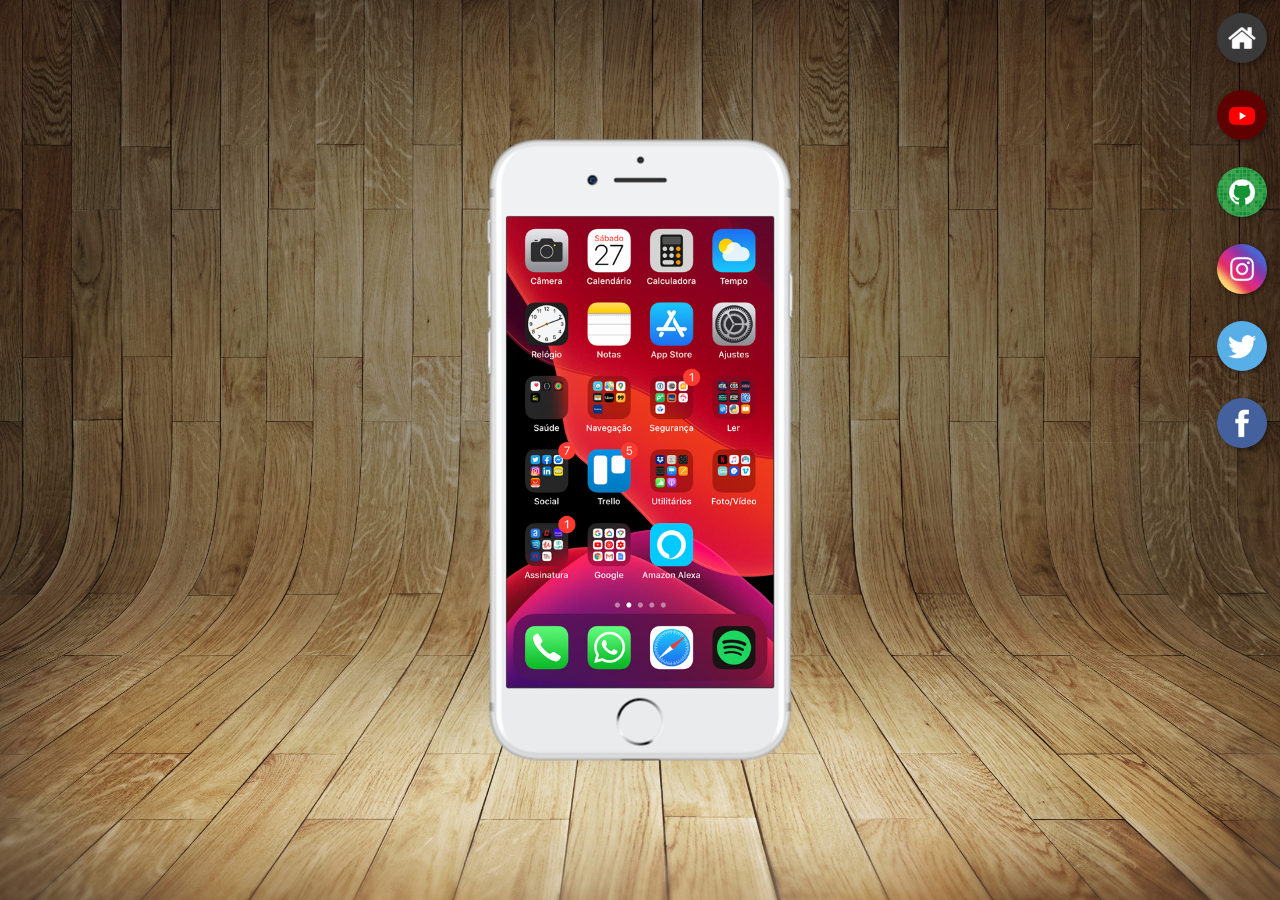
<file: index.html>
<!DOCTYPE html>
<html lang="pt-br">
<head>
    <meta charset="UTF-8">
    <meta name="viewport" content="width=device-width, initial-scale=1.0">
    <link rel="shortcut icon" href="favicon.ico" type="image/x-icon">
    <link rel="stylesheet" href="estilos/style.css">
    <title>Projeto Redes Sociais</title>
</head>
<body>
    <main>
        <section id='telefone'>
            <iframe name="tela" id="tela" src="home.html" frameborder="0" >
                Seu navegador não é compatível com isso.
            </iframe>
        </section>
        <section id="redes-sociais">
            <a href="home.html" target="tela"><img src="imagens/logo-home.jpg" alt="Home"></a><br>
            <a href="youtube.html" target="tela"><img src="imagens/logo-youtube.jpg" alt="YouTube"></a><br>
            <a href="github.html" target="tela"><img src="imagens/logo-github.jpg" alt="GitHub"></a><br>
            <a href="instagram.html" target="tela"><img src="imagens/logo-instagram.jpg" alt="Instagram"></a><br>
            <a href="twitter.html" target="tela"><img src="imagens/logo-twitter.jpg" alt="Twitter"></a><br>
            <a href="facebook.html" target="tela"><img src="imagens/logo-facebook.jpg" alt="Facebook"></a>
        </section>
    </main>
</body>
</html>
</file>
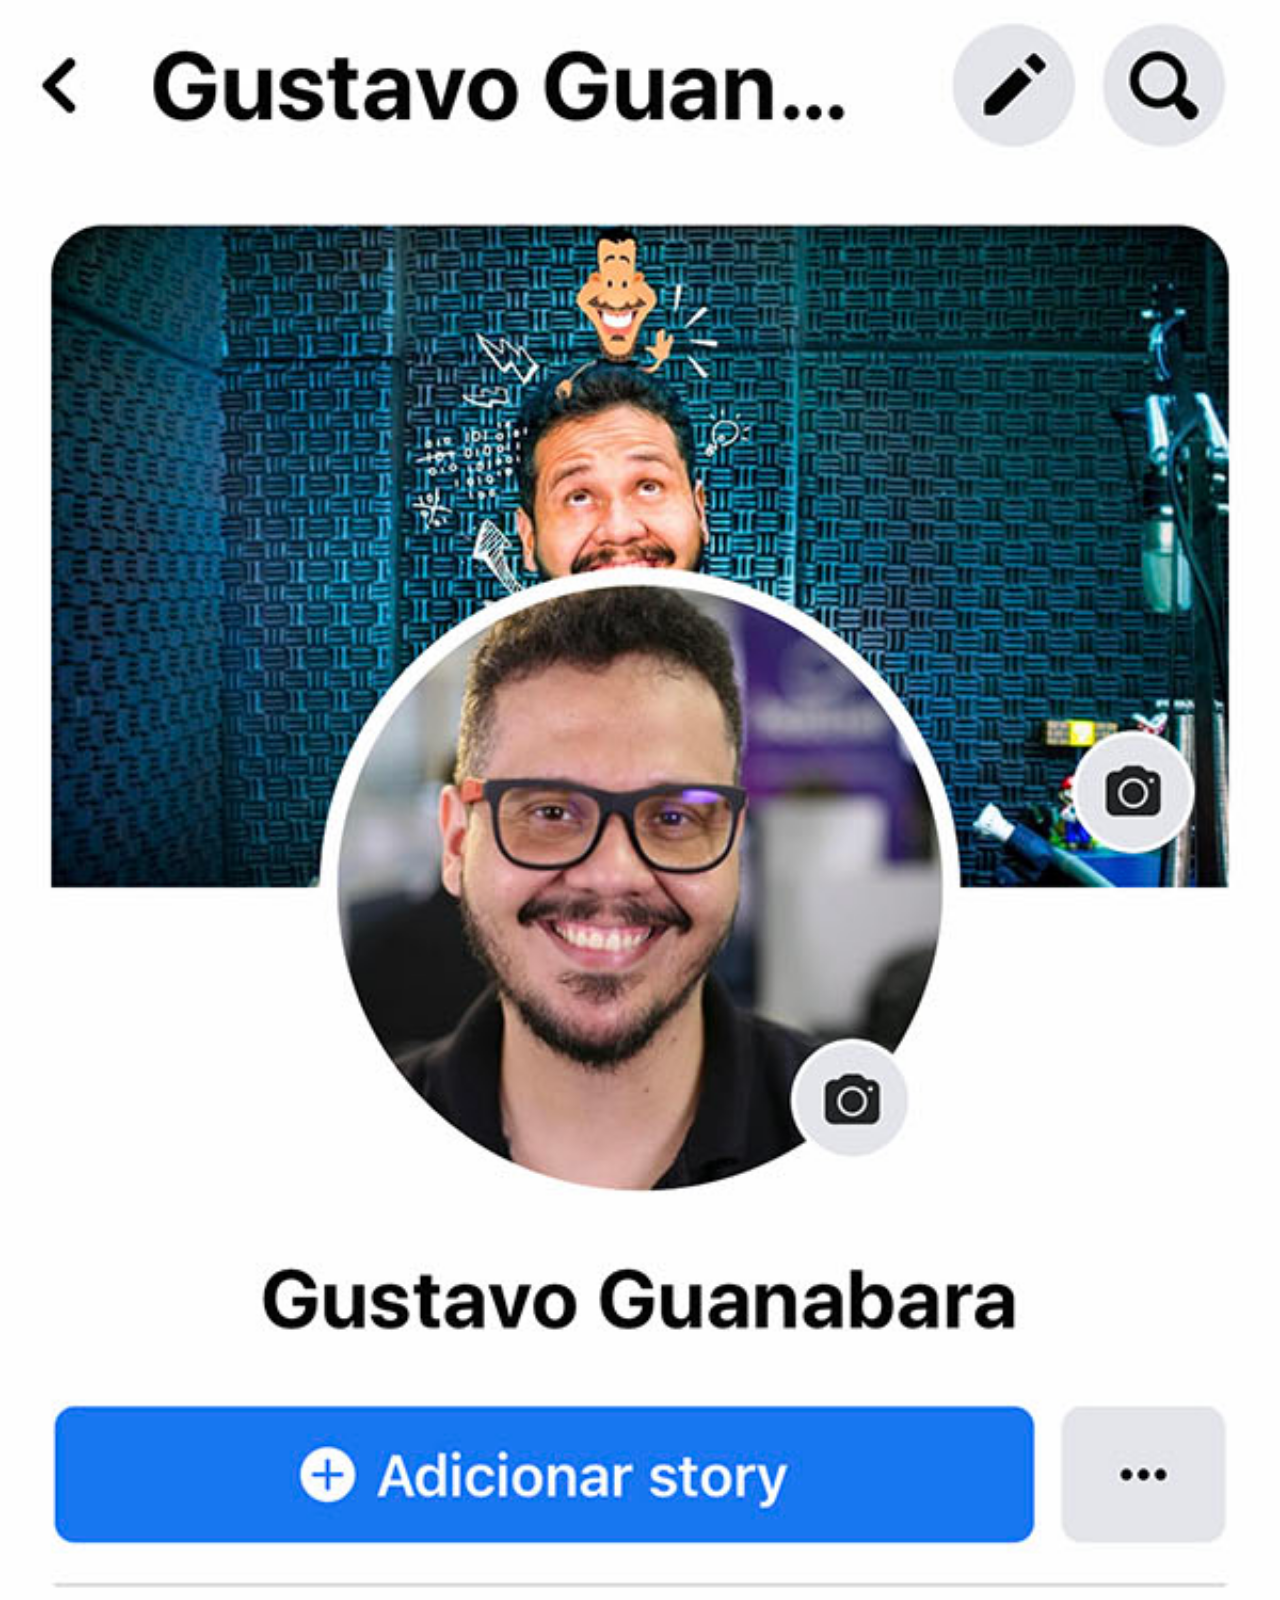
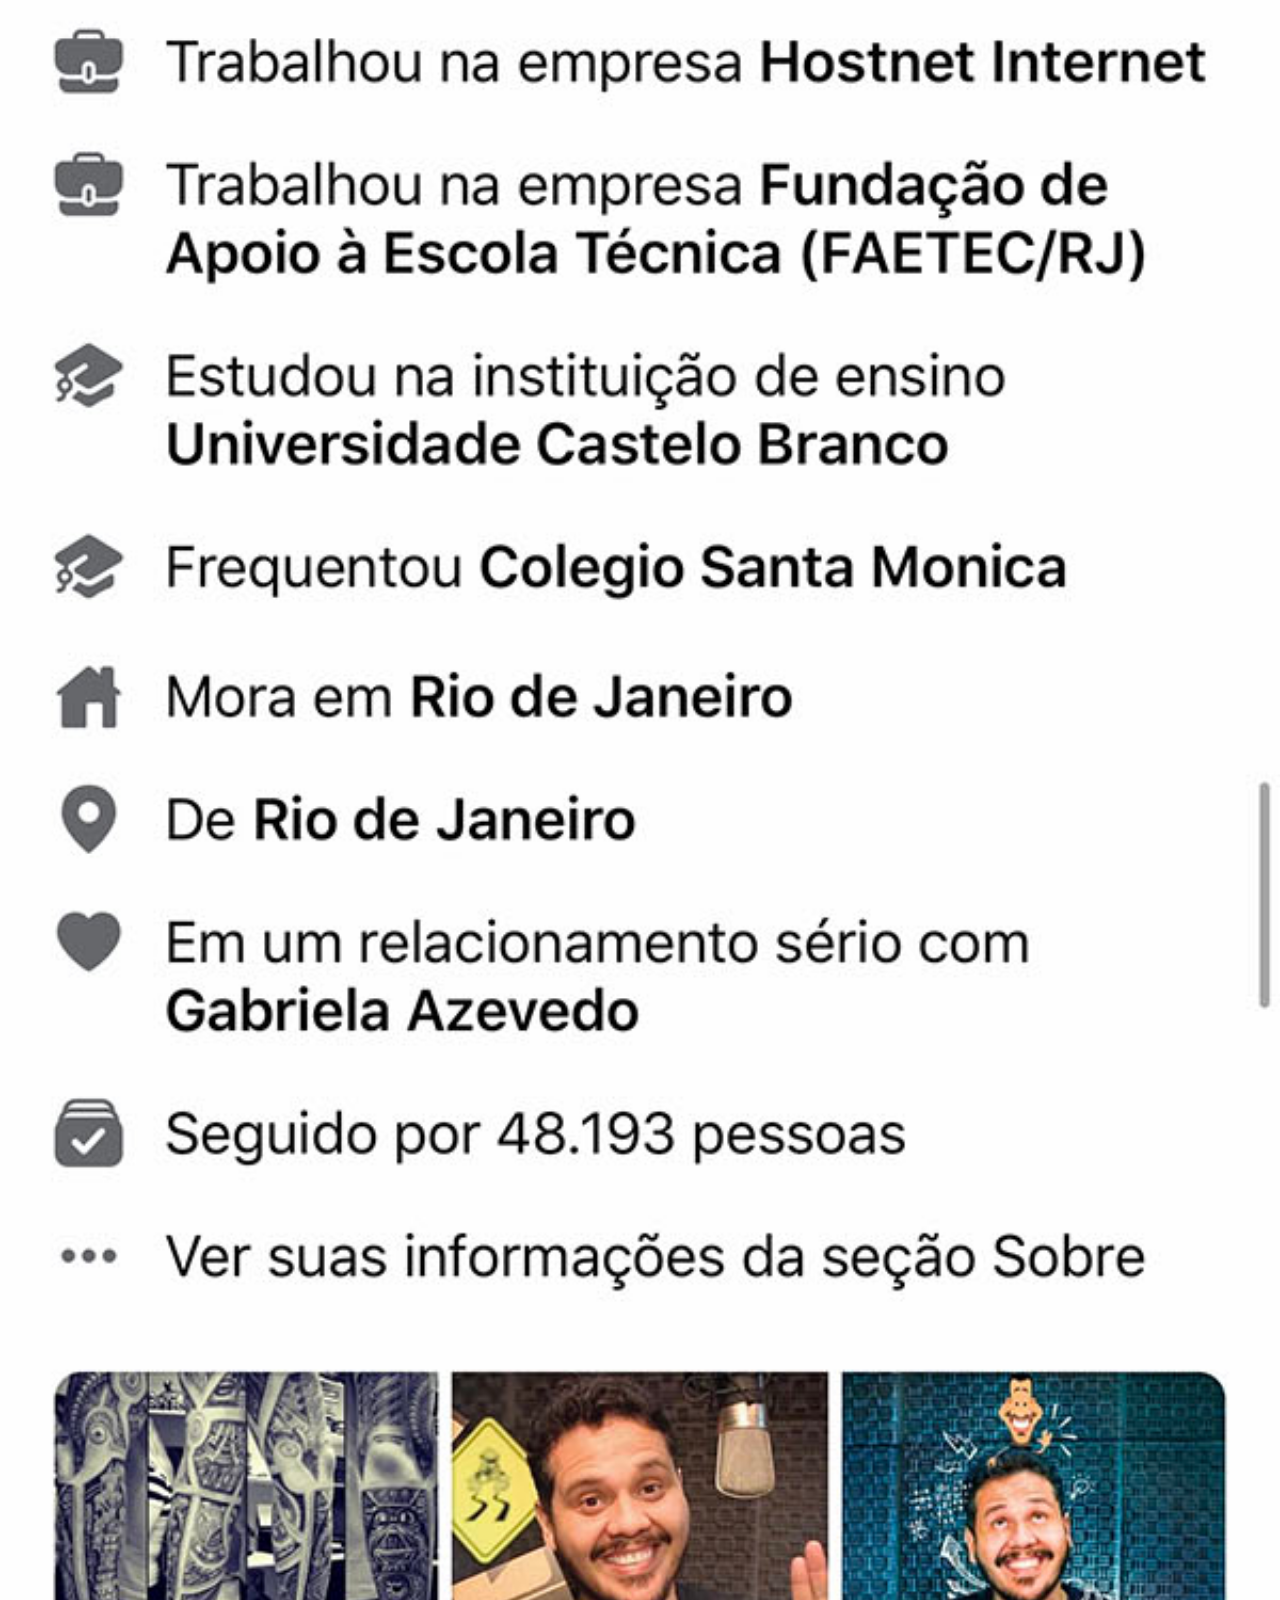
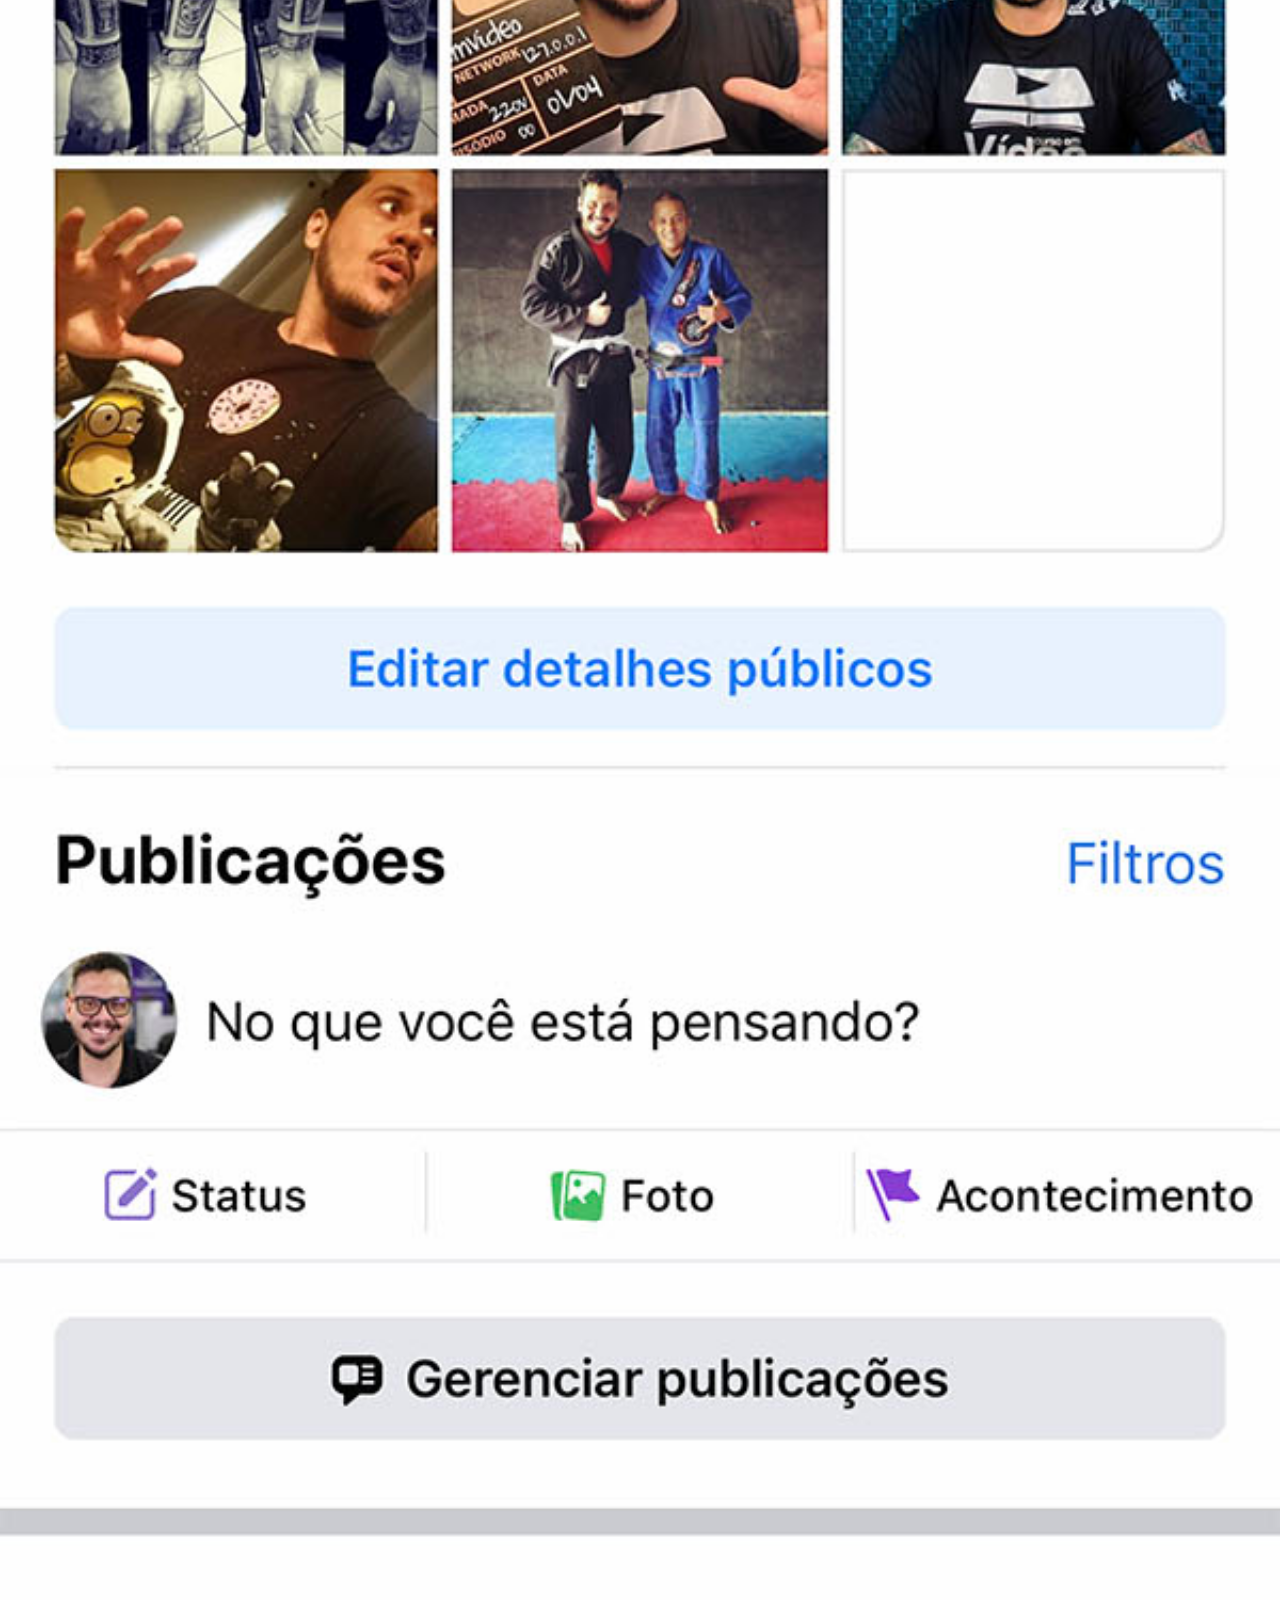
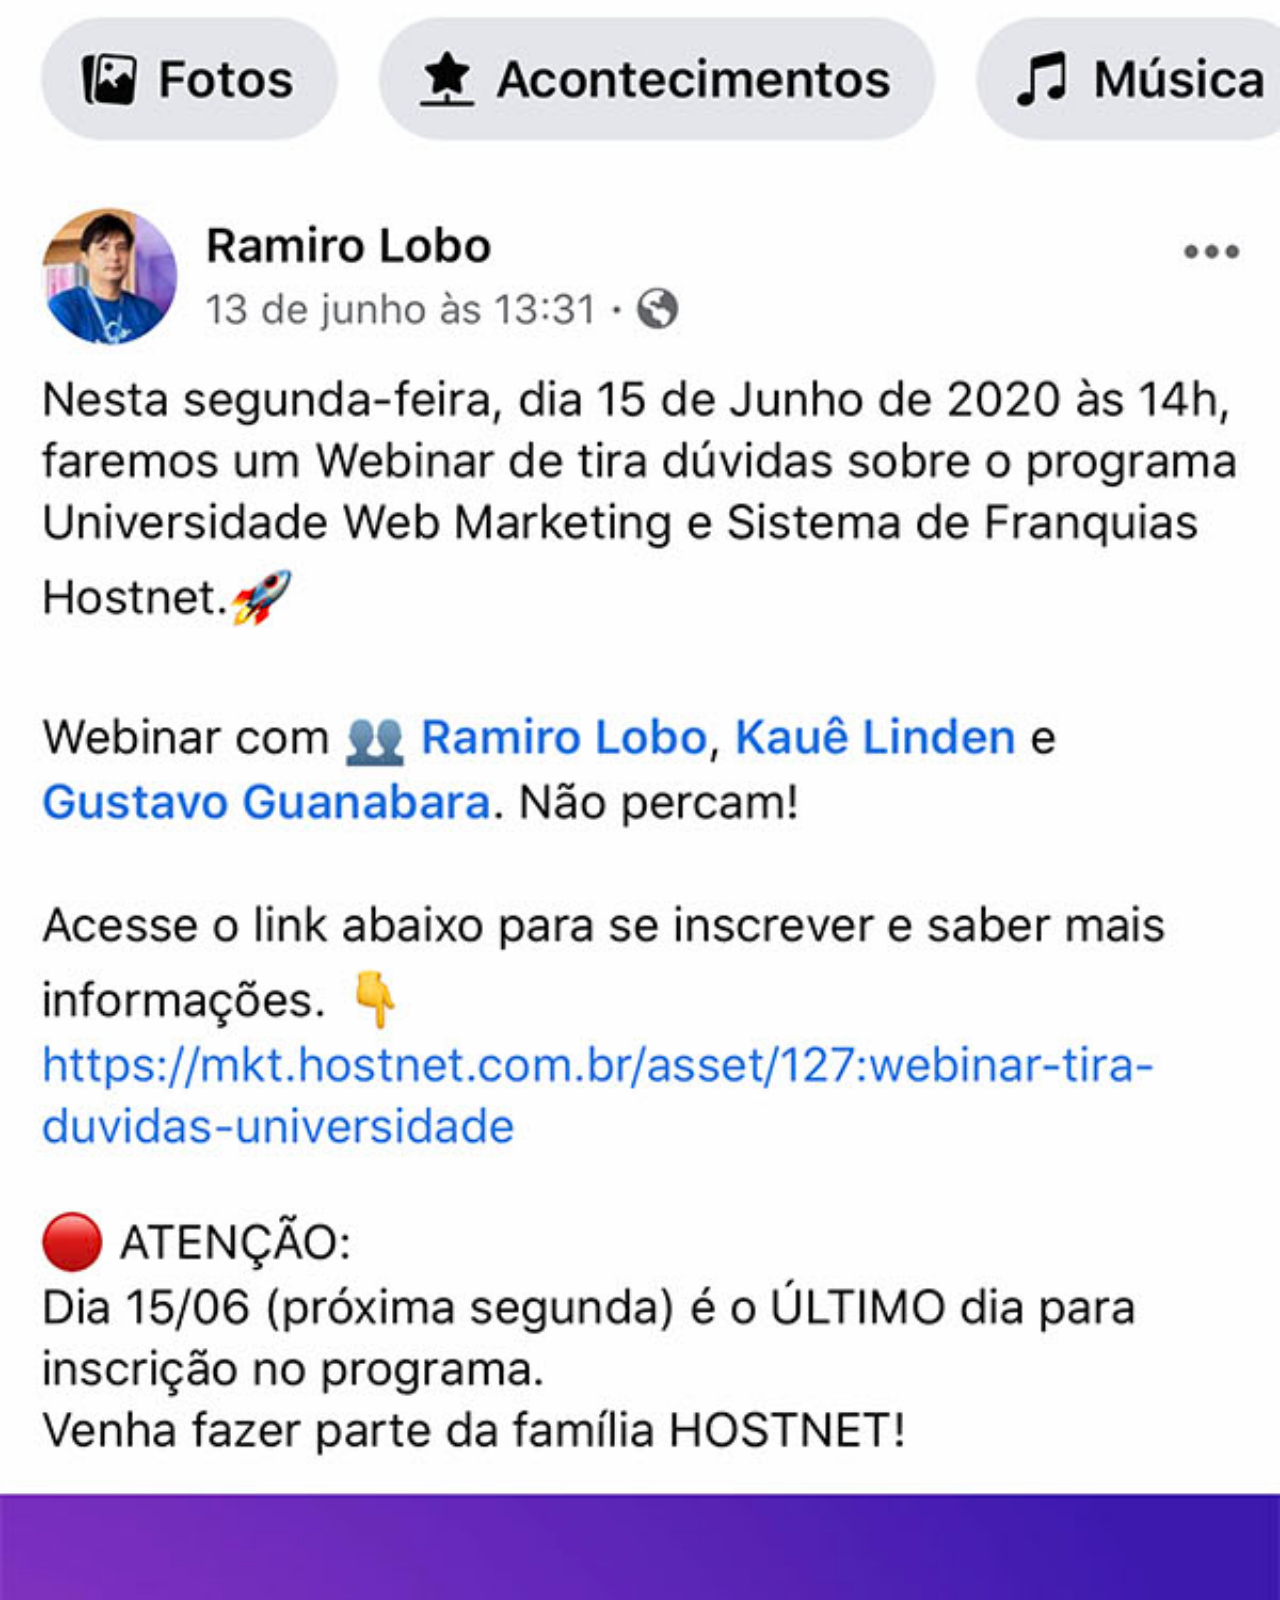
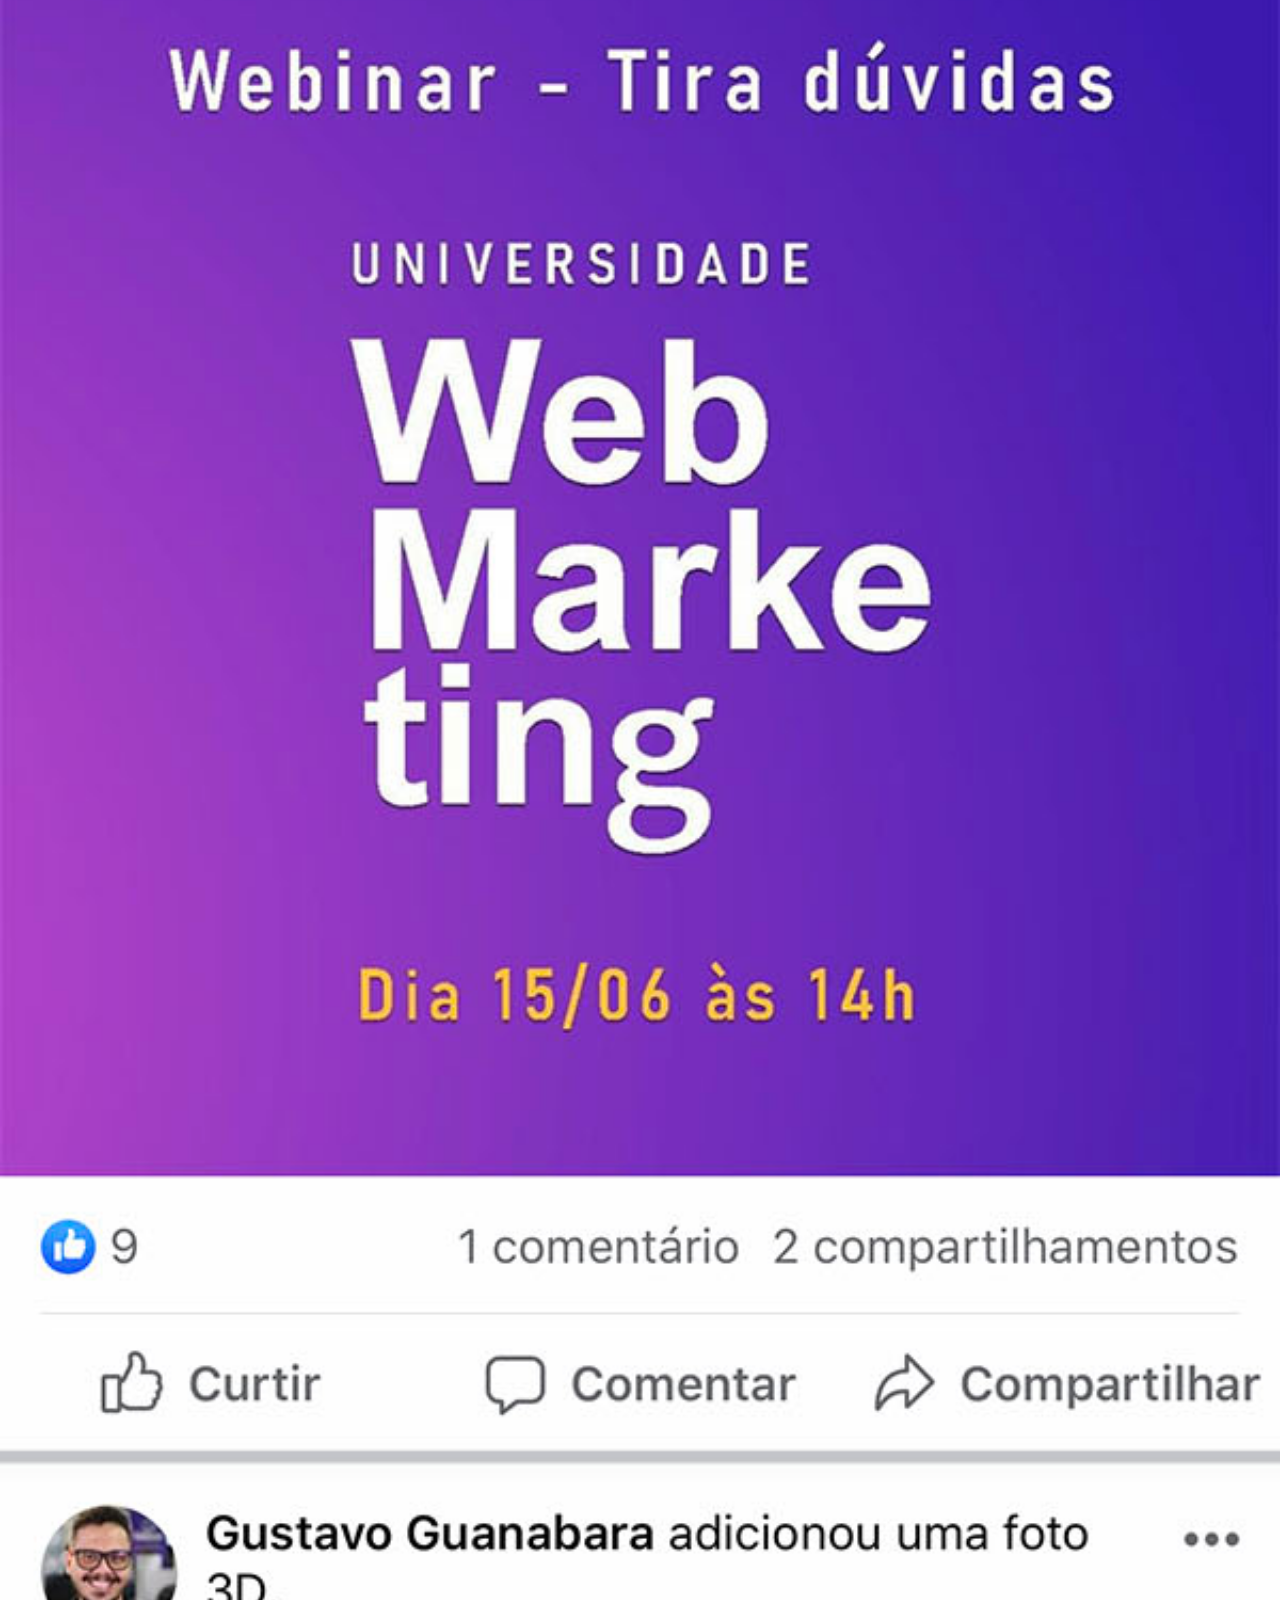
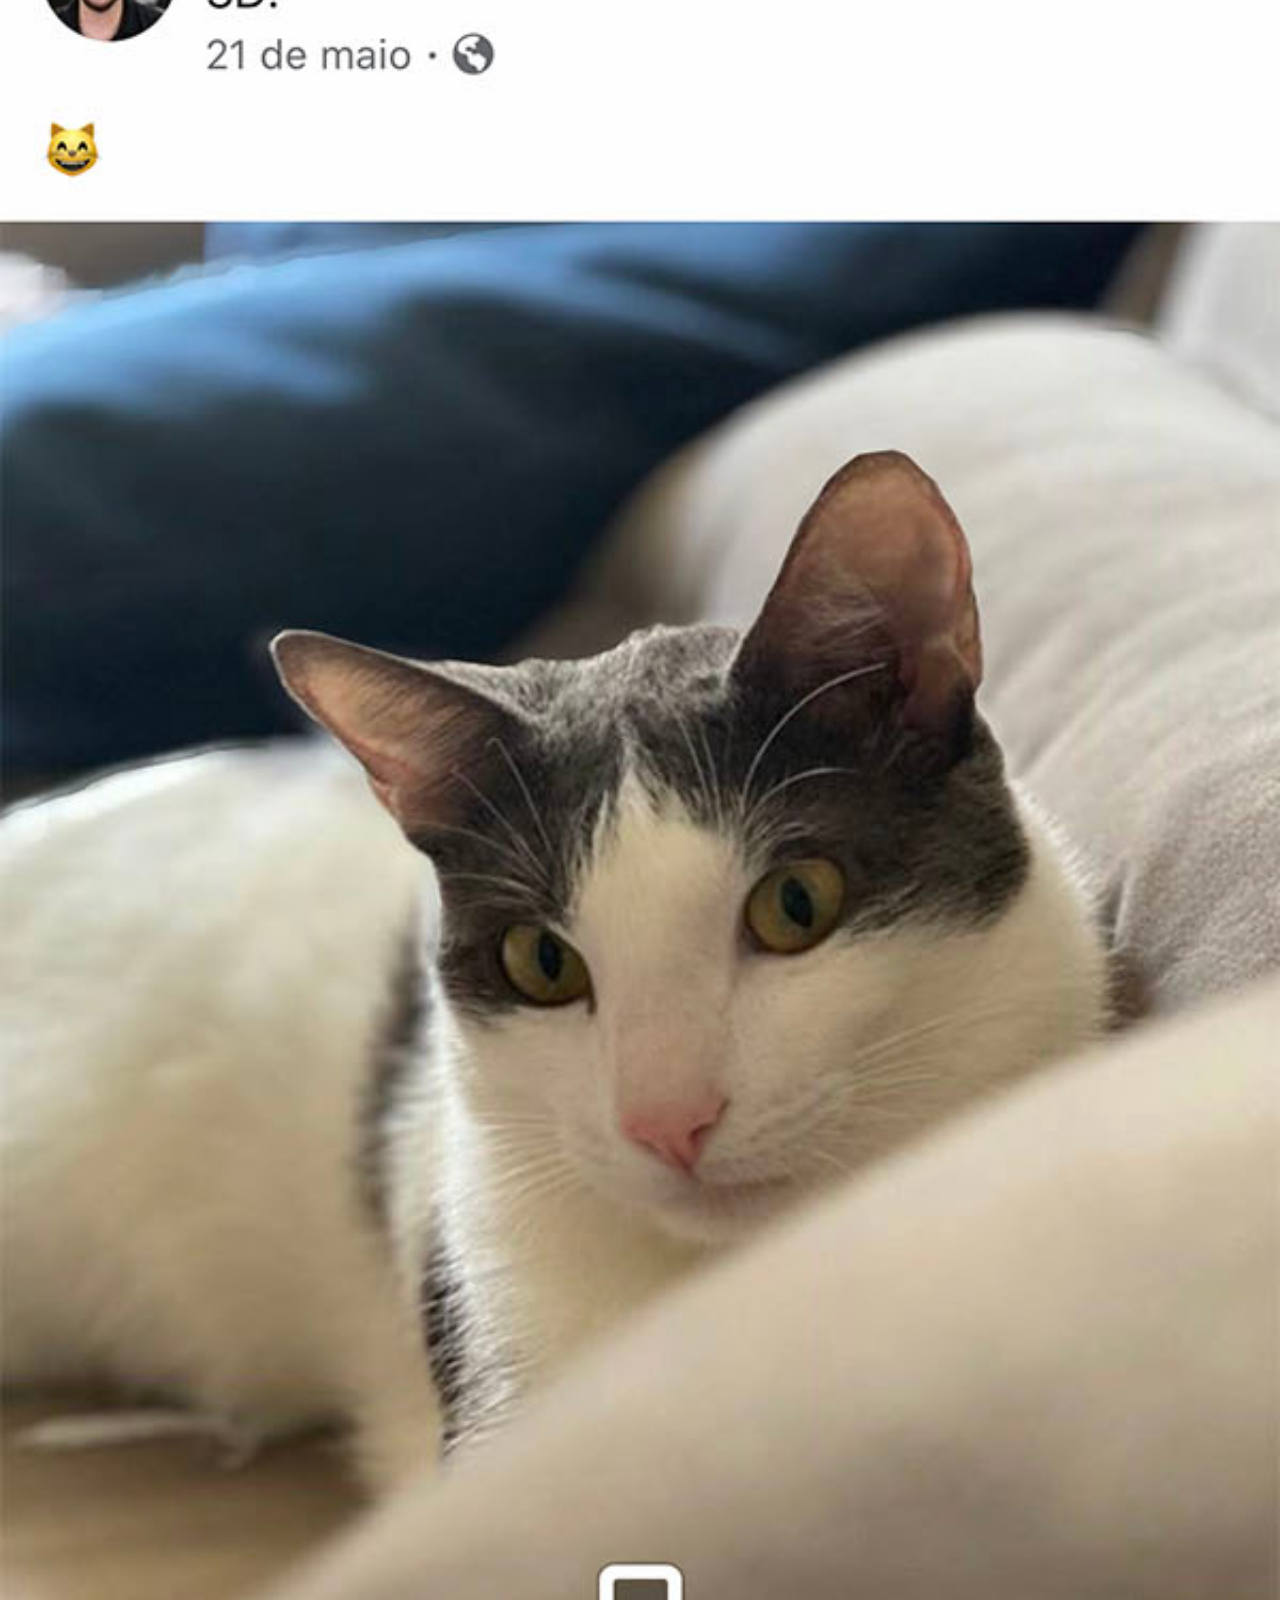
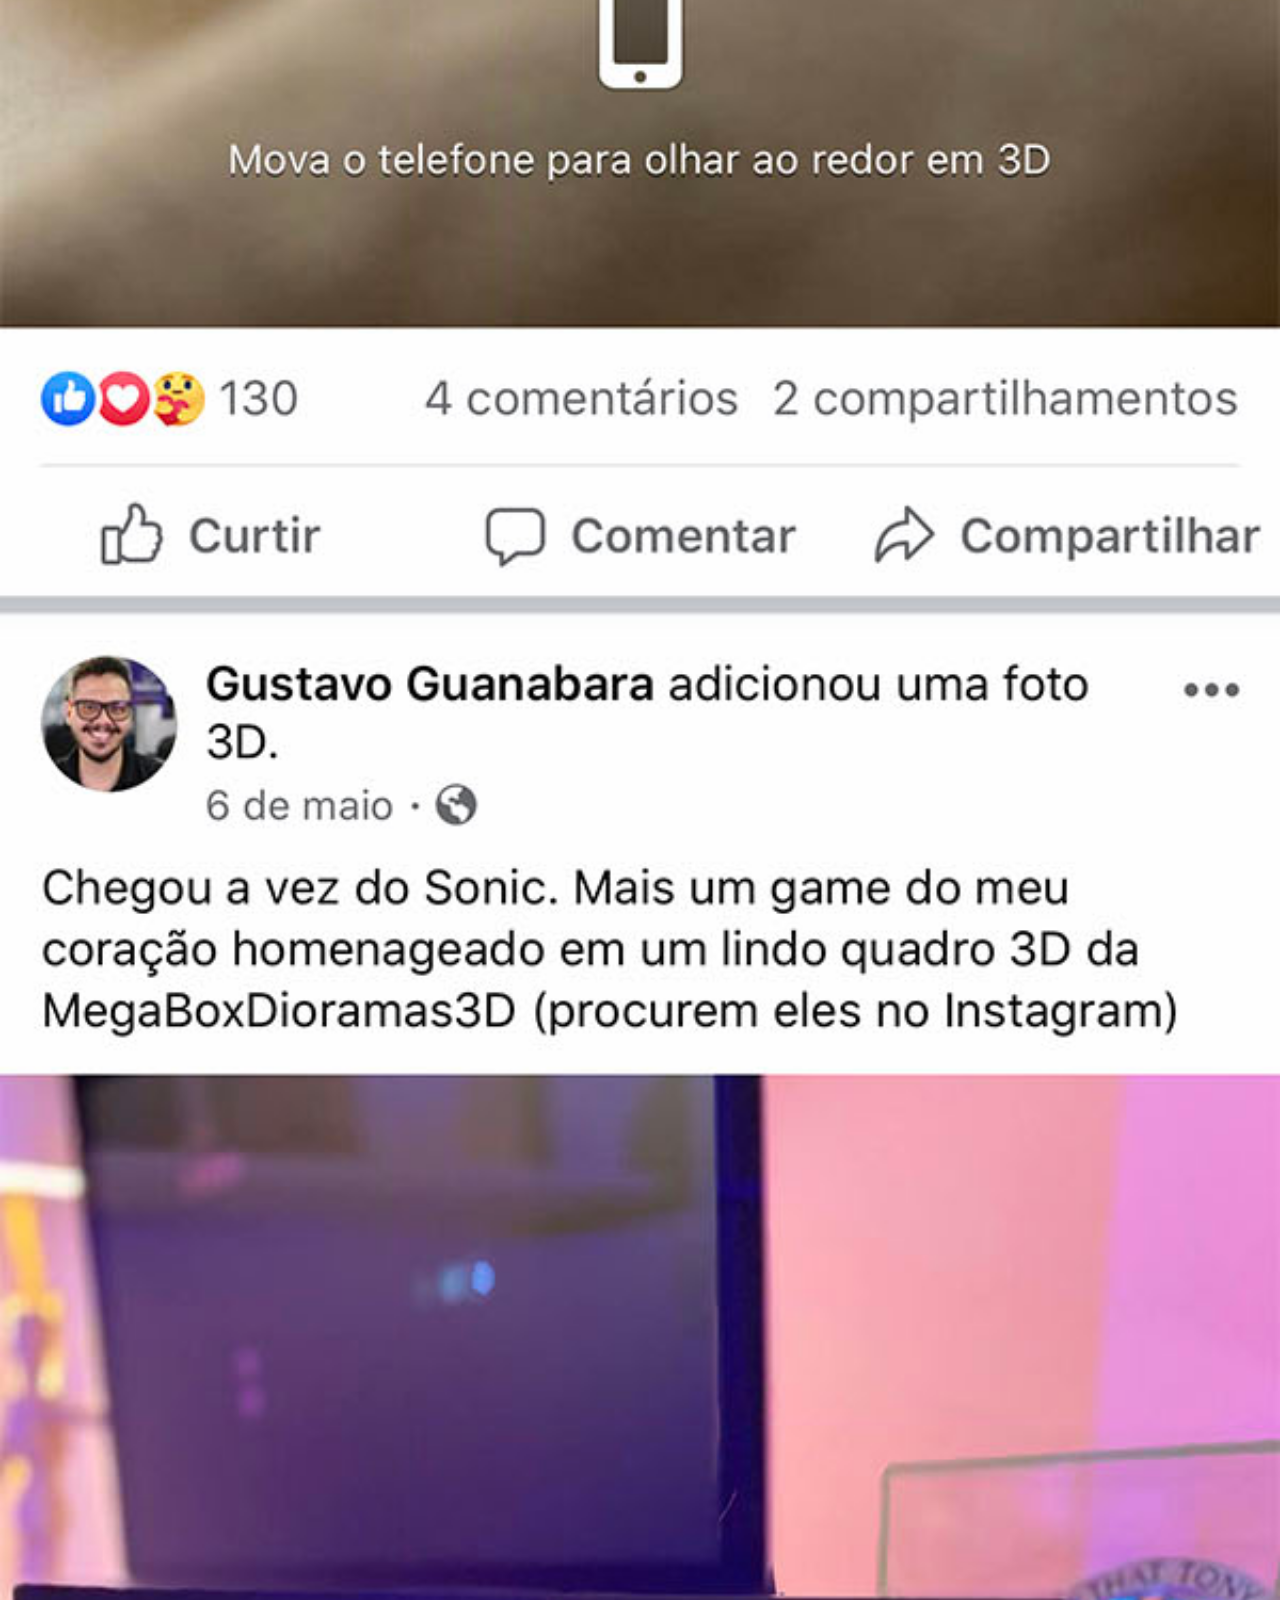
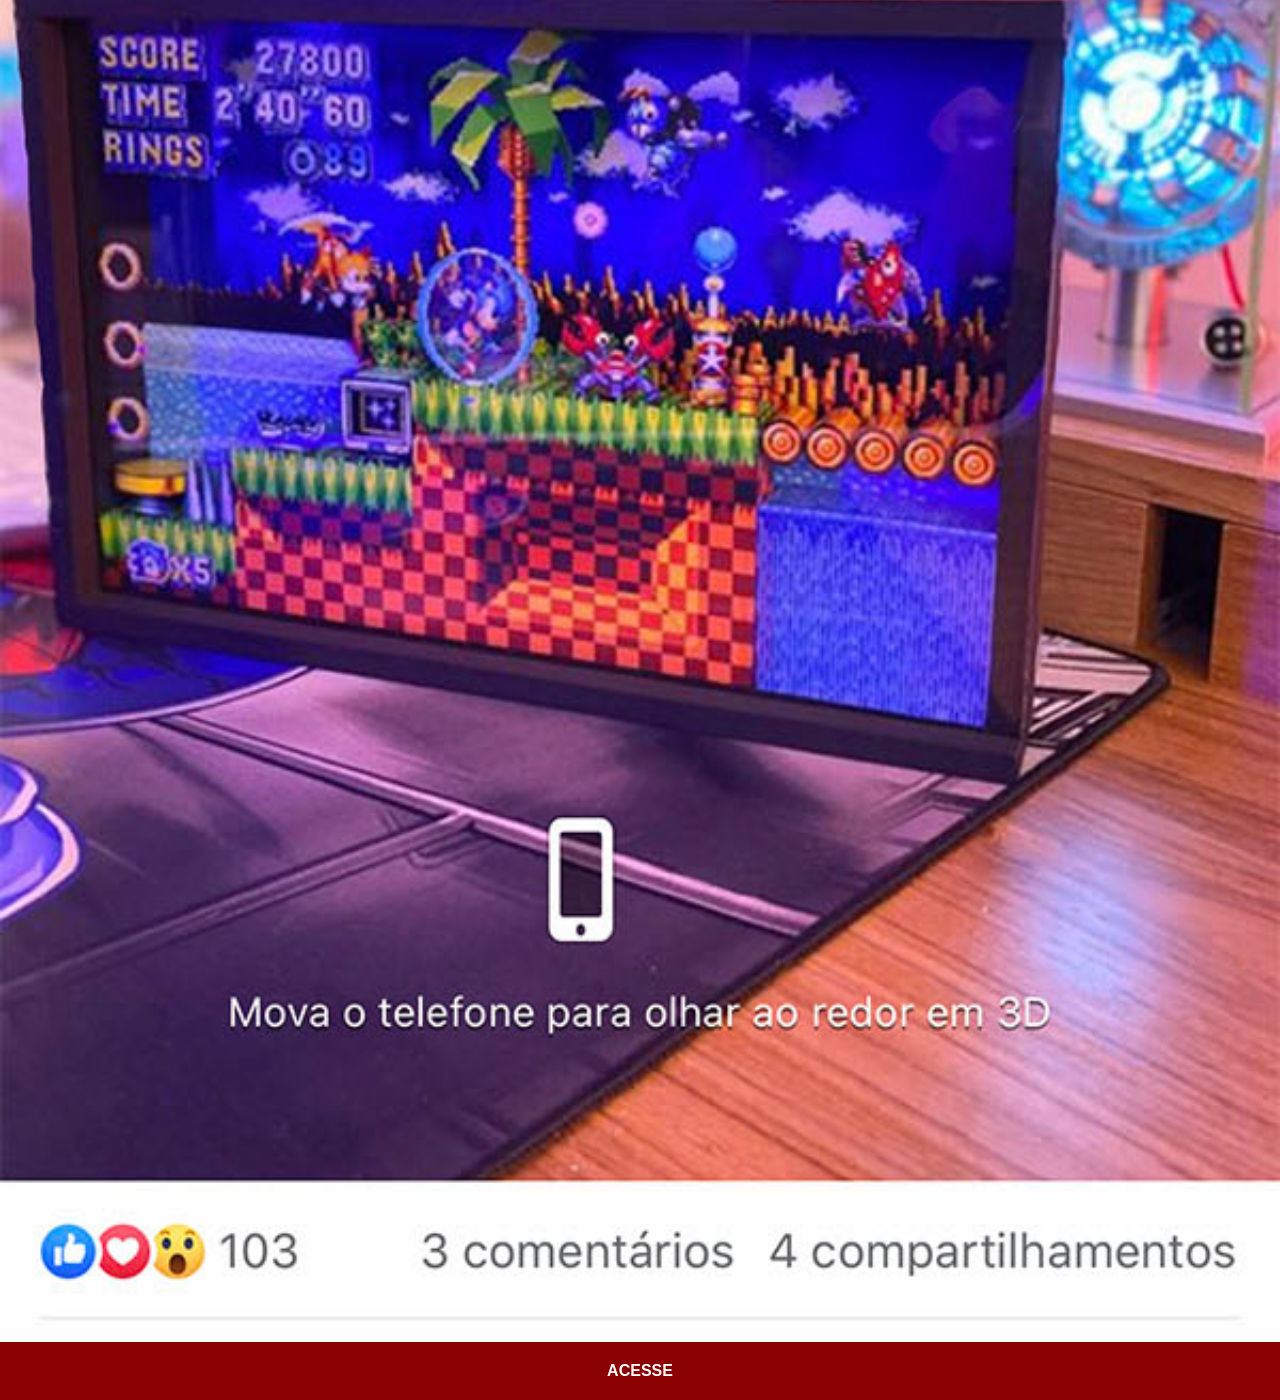
<file: facebook.html>
<!DOCTYPE html>
<html lang="pt-br">
<head>
    <meta charset="UTF-8">
    <meta name="viewport" content="width=device-width, initial-scale=1.0">
    <title>Facebook</title>
    <link rel="stylesheet" href="estilos/social.css">
</head>
<body>
    <img src="imagens/tela-facebook.jpg" alt="Facebook">
    <a href="https://www.youtube.com/@nijocasxd" target="_blank">ACESSE</a>
</body>
</html>
</file>
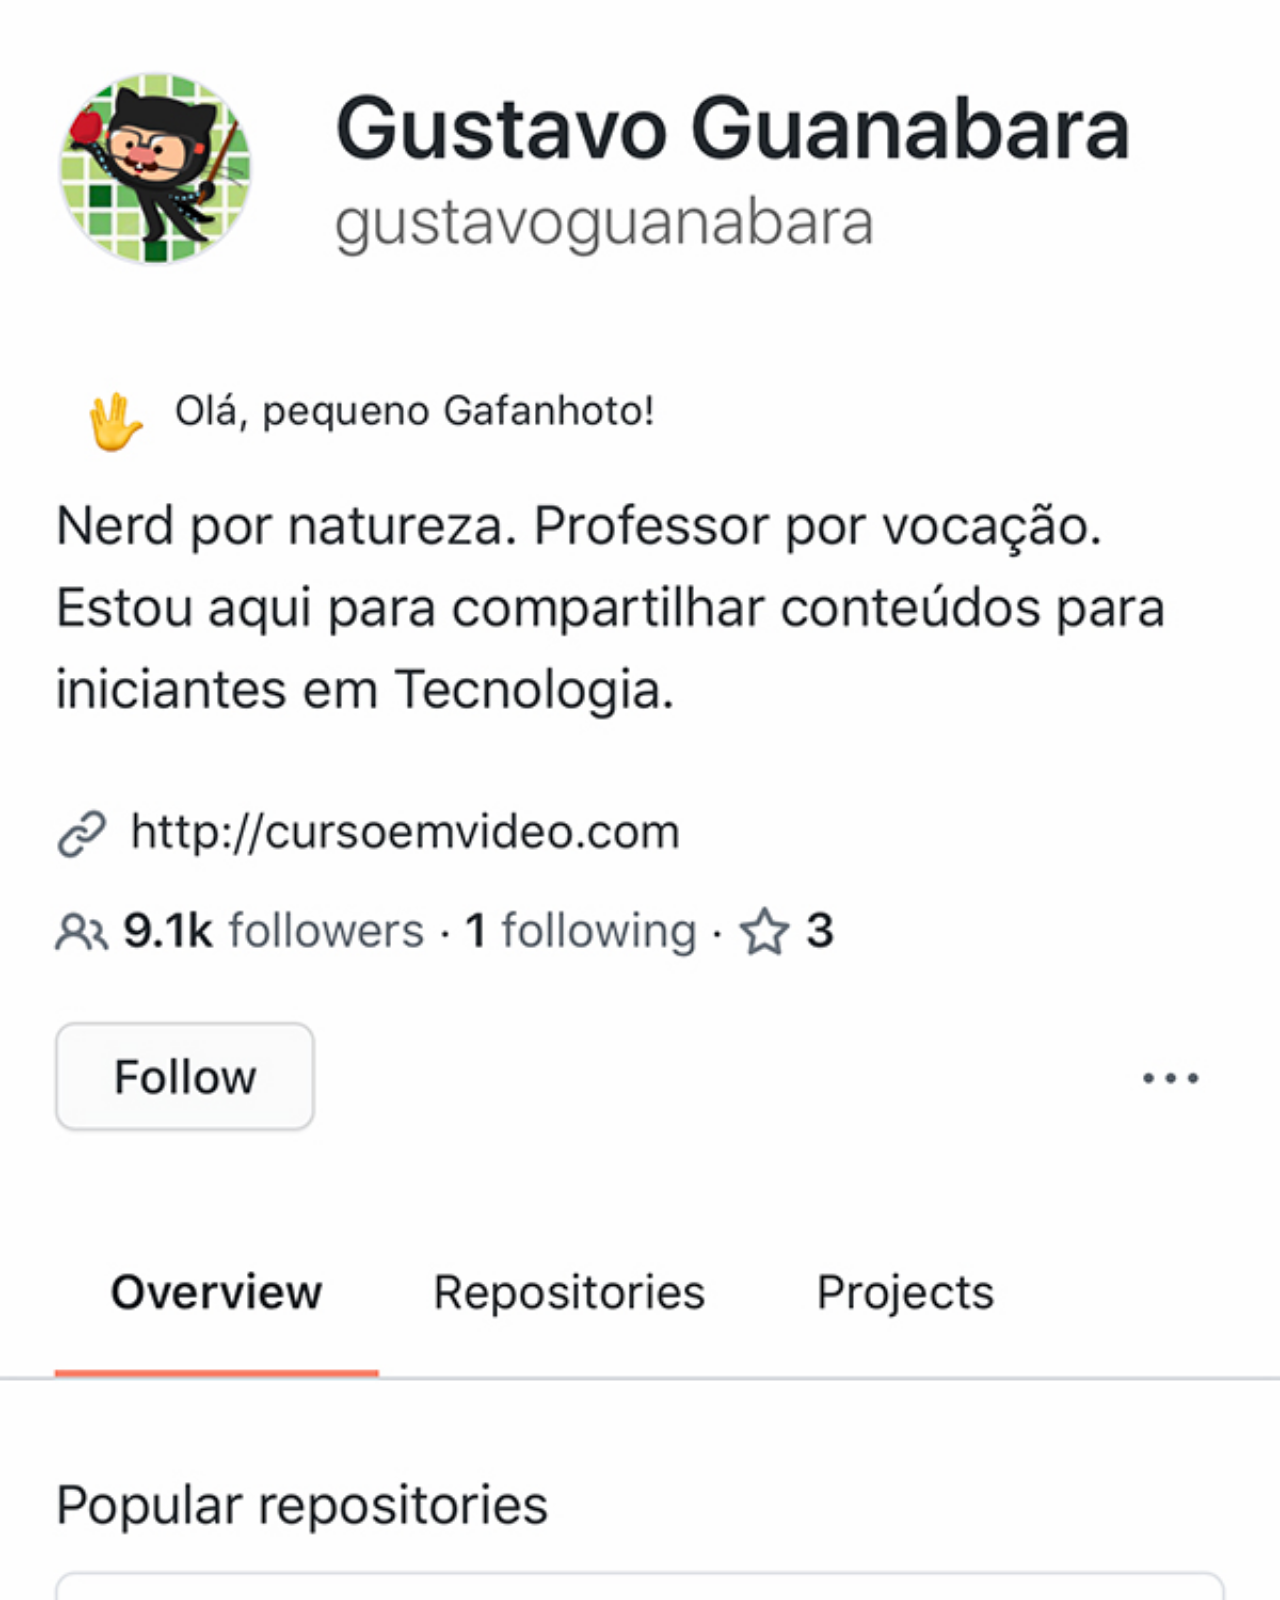
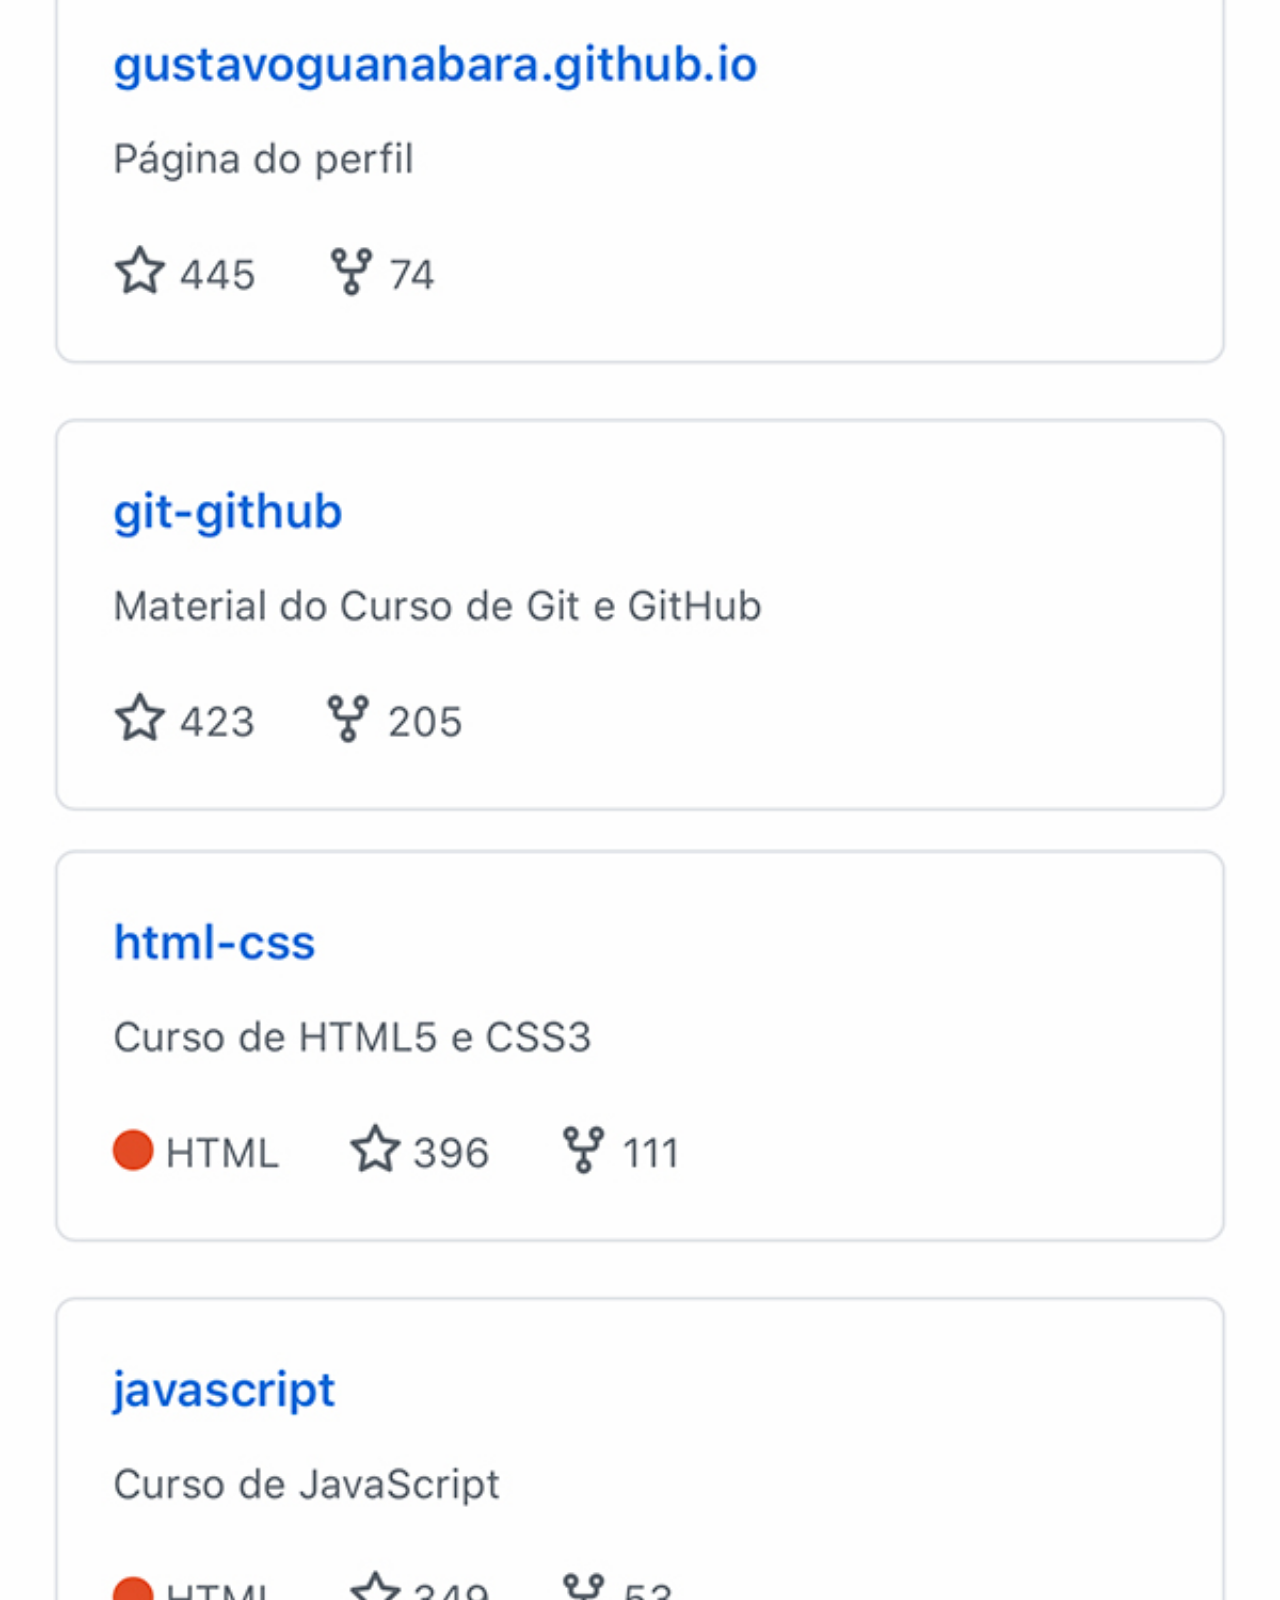
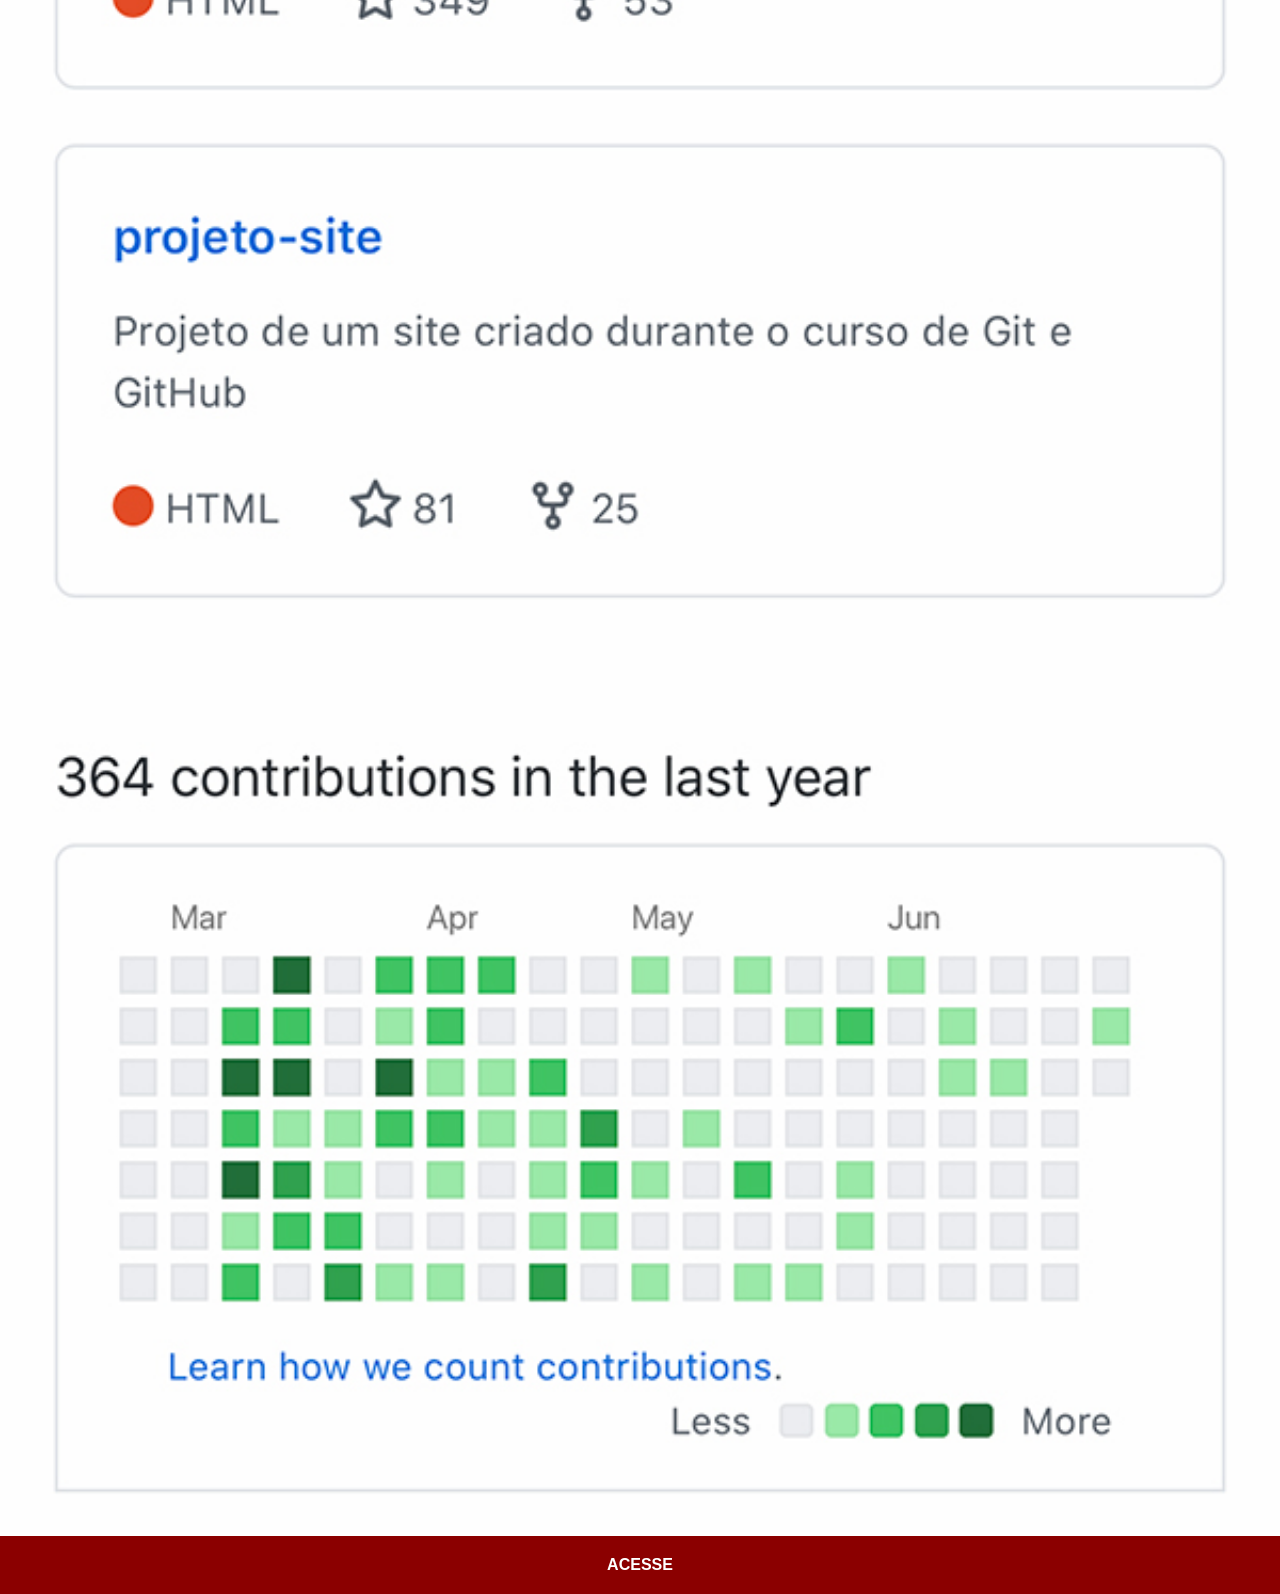
<file: github.html>
<!DOCTYPE html>
<html lang="pt-br">
<head>
    <meta charset="UTF-8">
    <meta name="viewport" content="width=device-width, initial-scale=1.0">
    <title>GitHub</title>
    <link rel="stylesheet" href="estilos/social.css">
</head>
<body>
    <img src="imagens/tela-github.jpg" alt="GitHub">
    <a href="https://github.com/esdrasadpg" target="_blank">ACESSE</a>
</body>
</html>
</file>
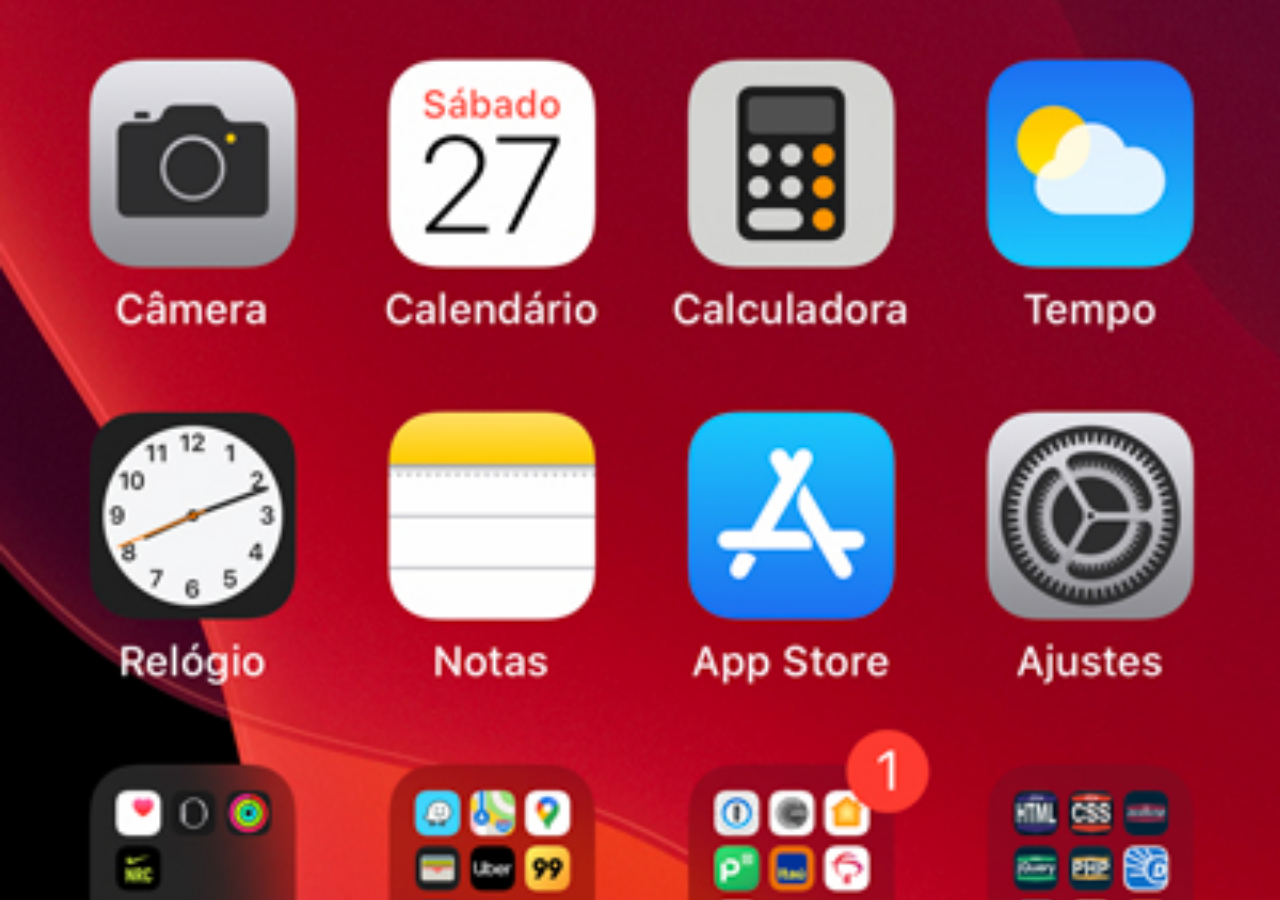
<file: home.html>
<!DOCTYPE html>
<html lang="pt-br">
<head>
    <meta charset="UTF-8">
    <meta name="viewport" content="width=device-width, initial-scale=1.0">
    <title>Home</title>
</head>
<style>
    * {
        margin: 0px;
        padding: 0px;
    }

    body {
        width: 100vw;
        height: 100vh;
        background: black url('imagens/tela-home.jpg') no-repeat top center;
        background-size: cover;
    }
</style>
<body>
    
</body>
</html>
</file>
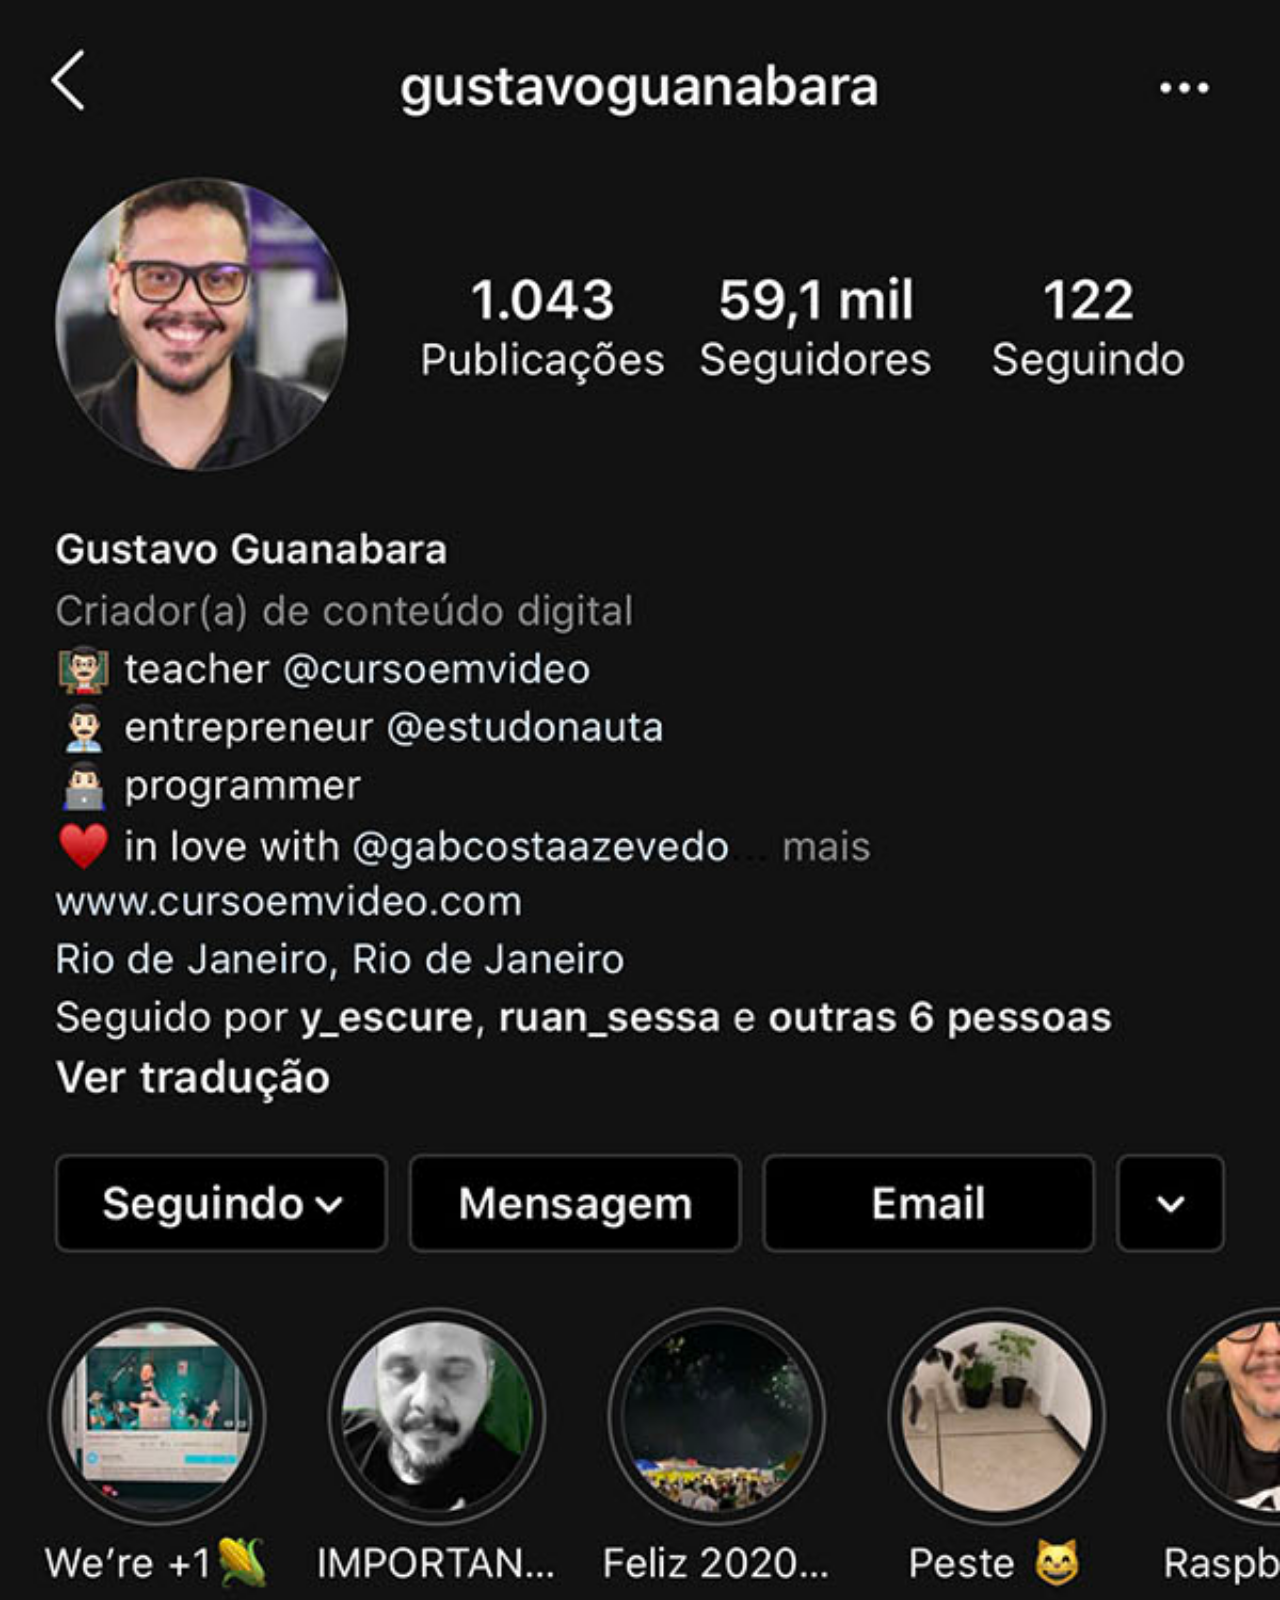
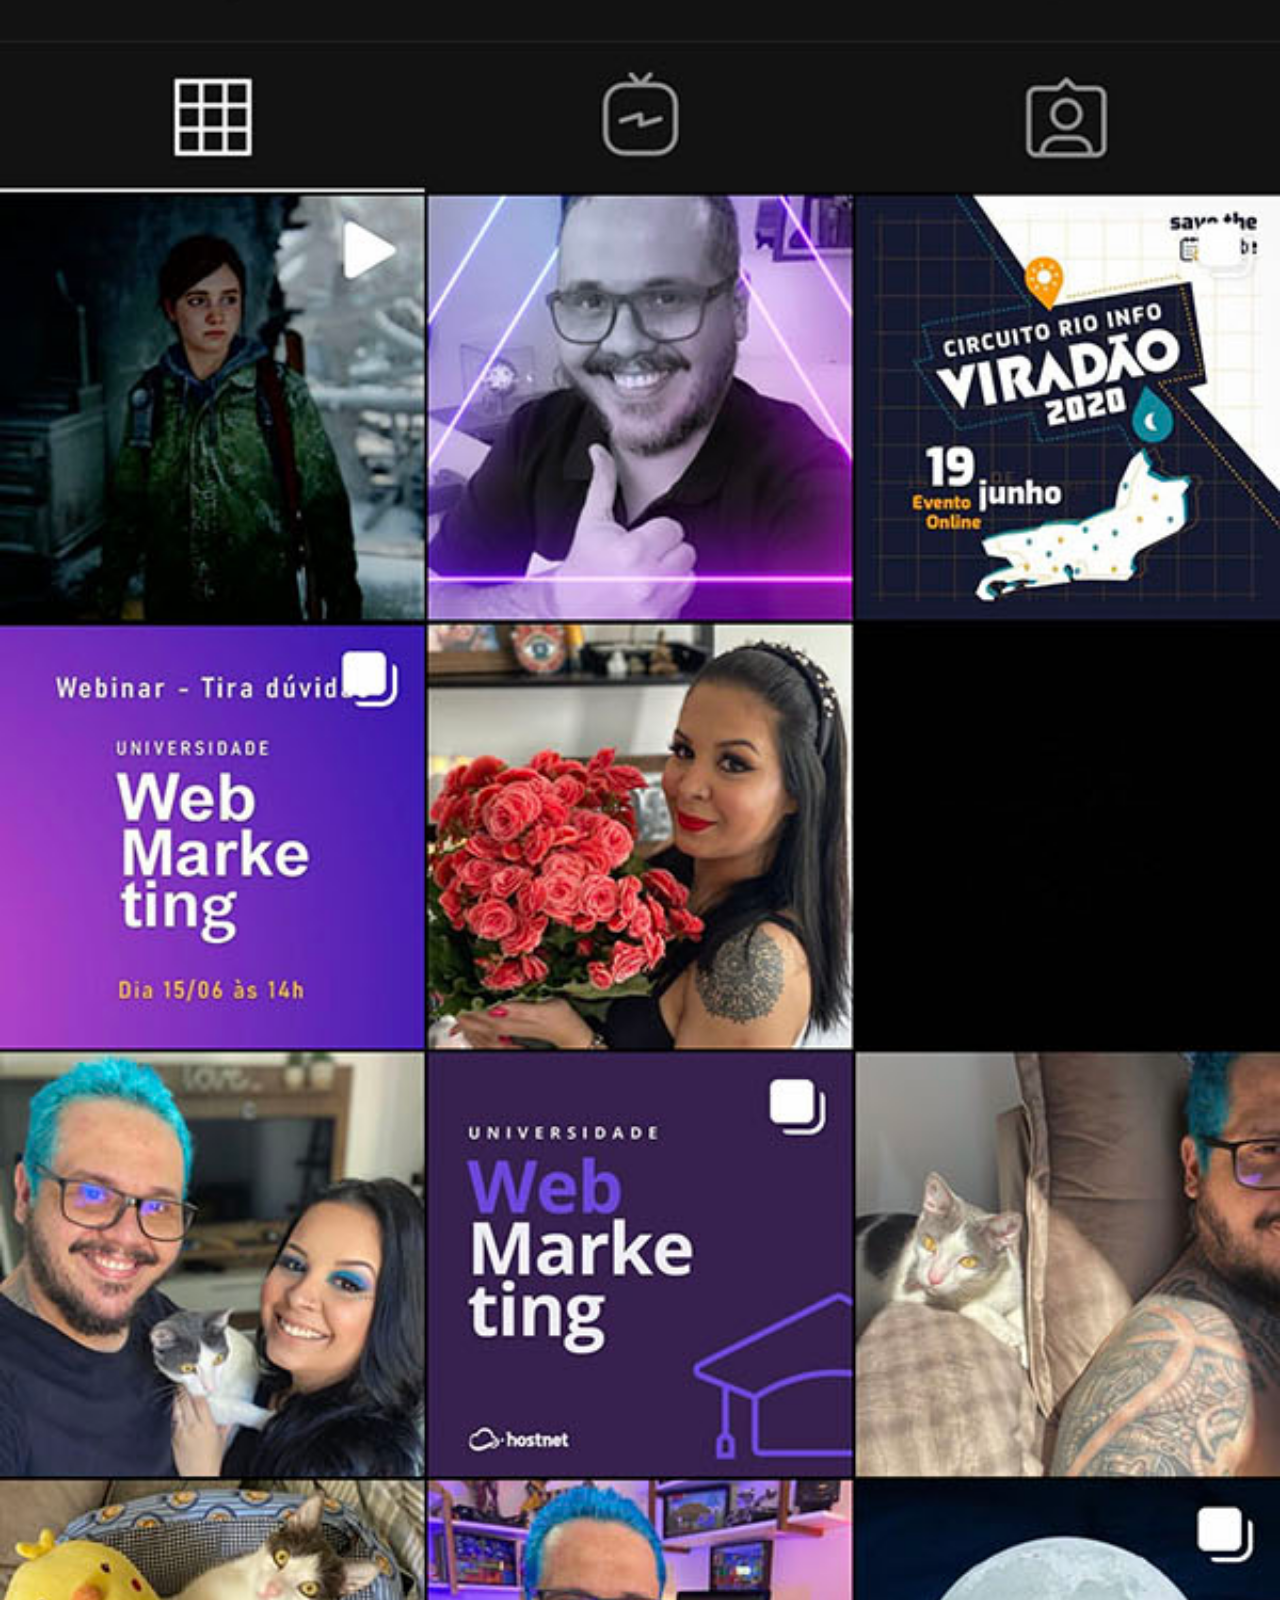
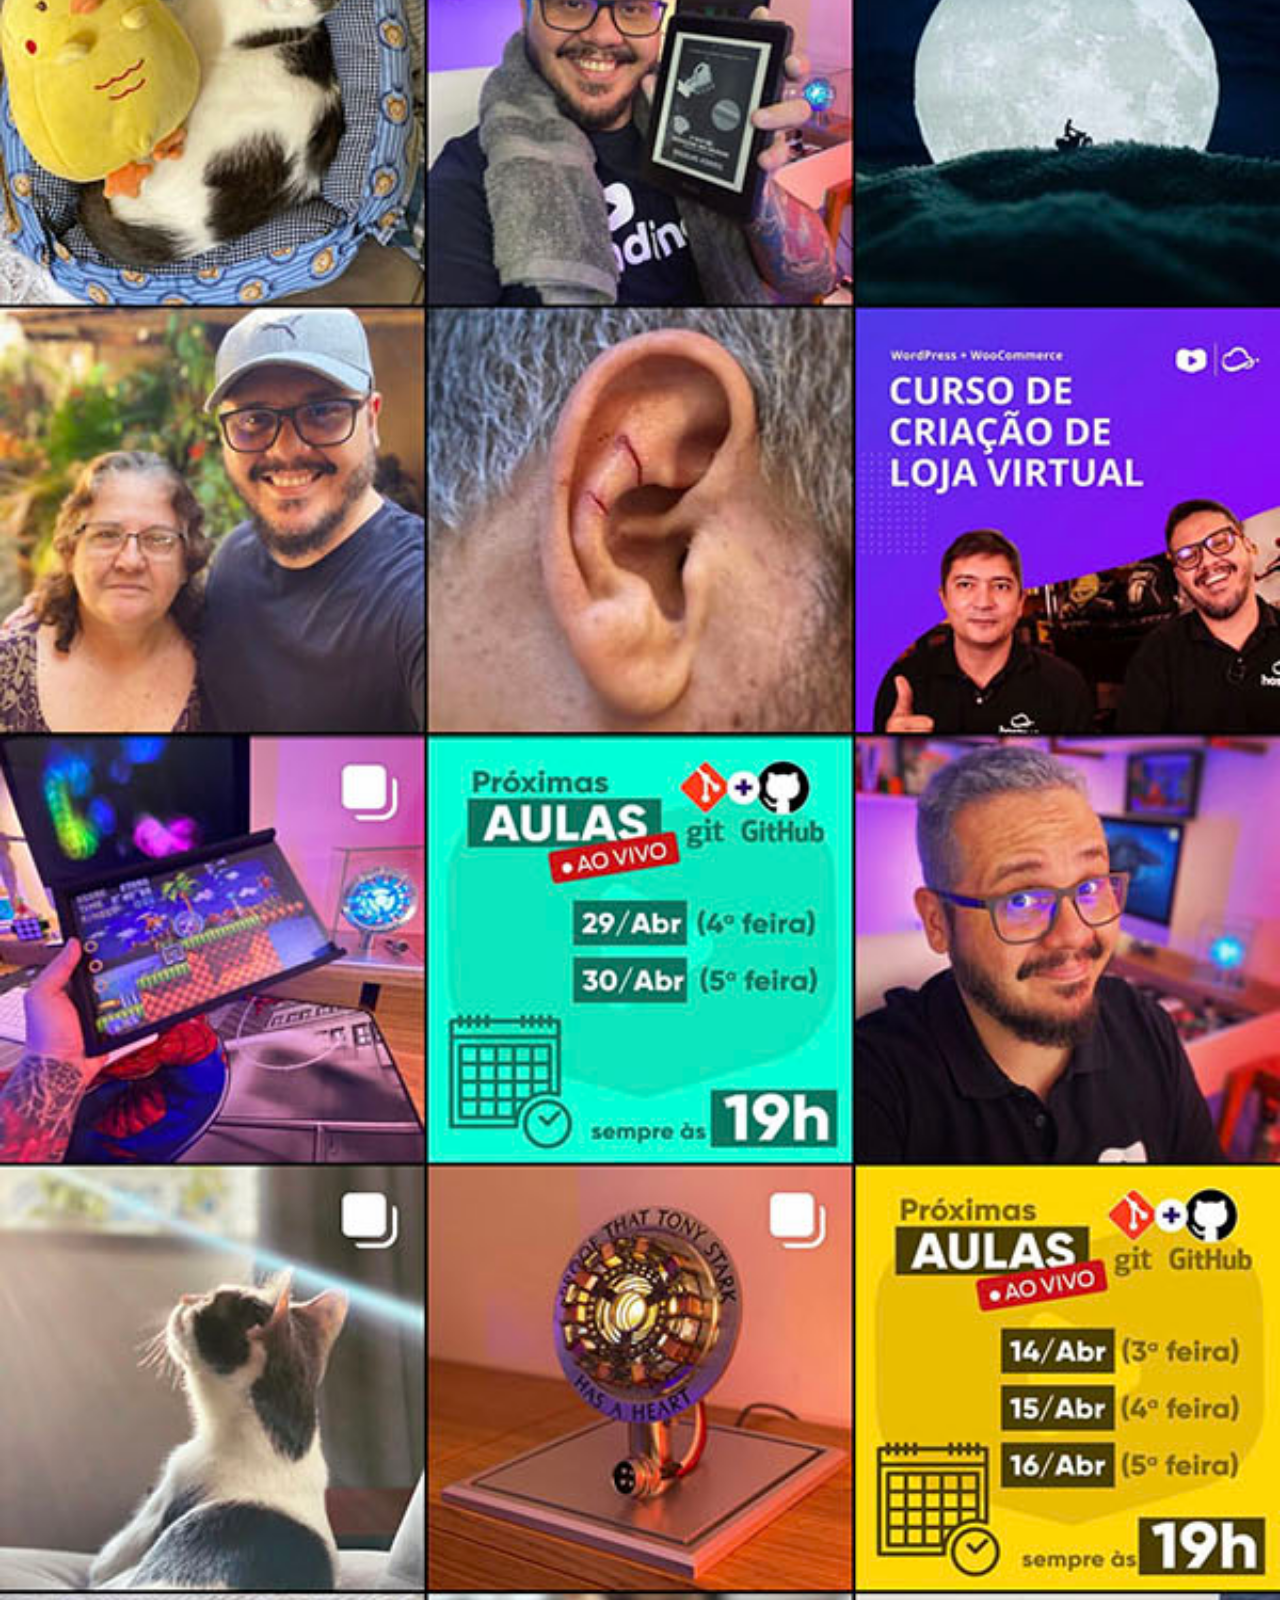
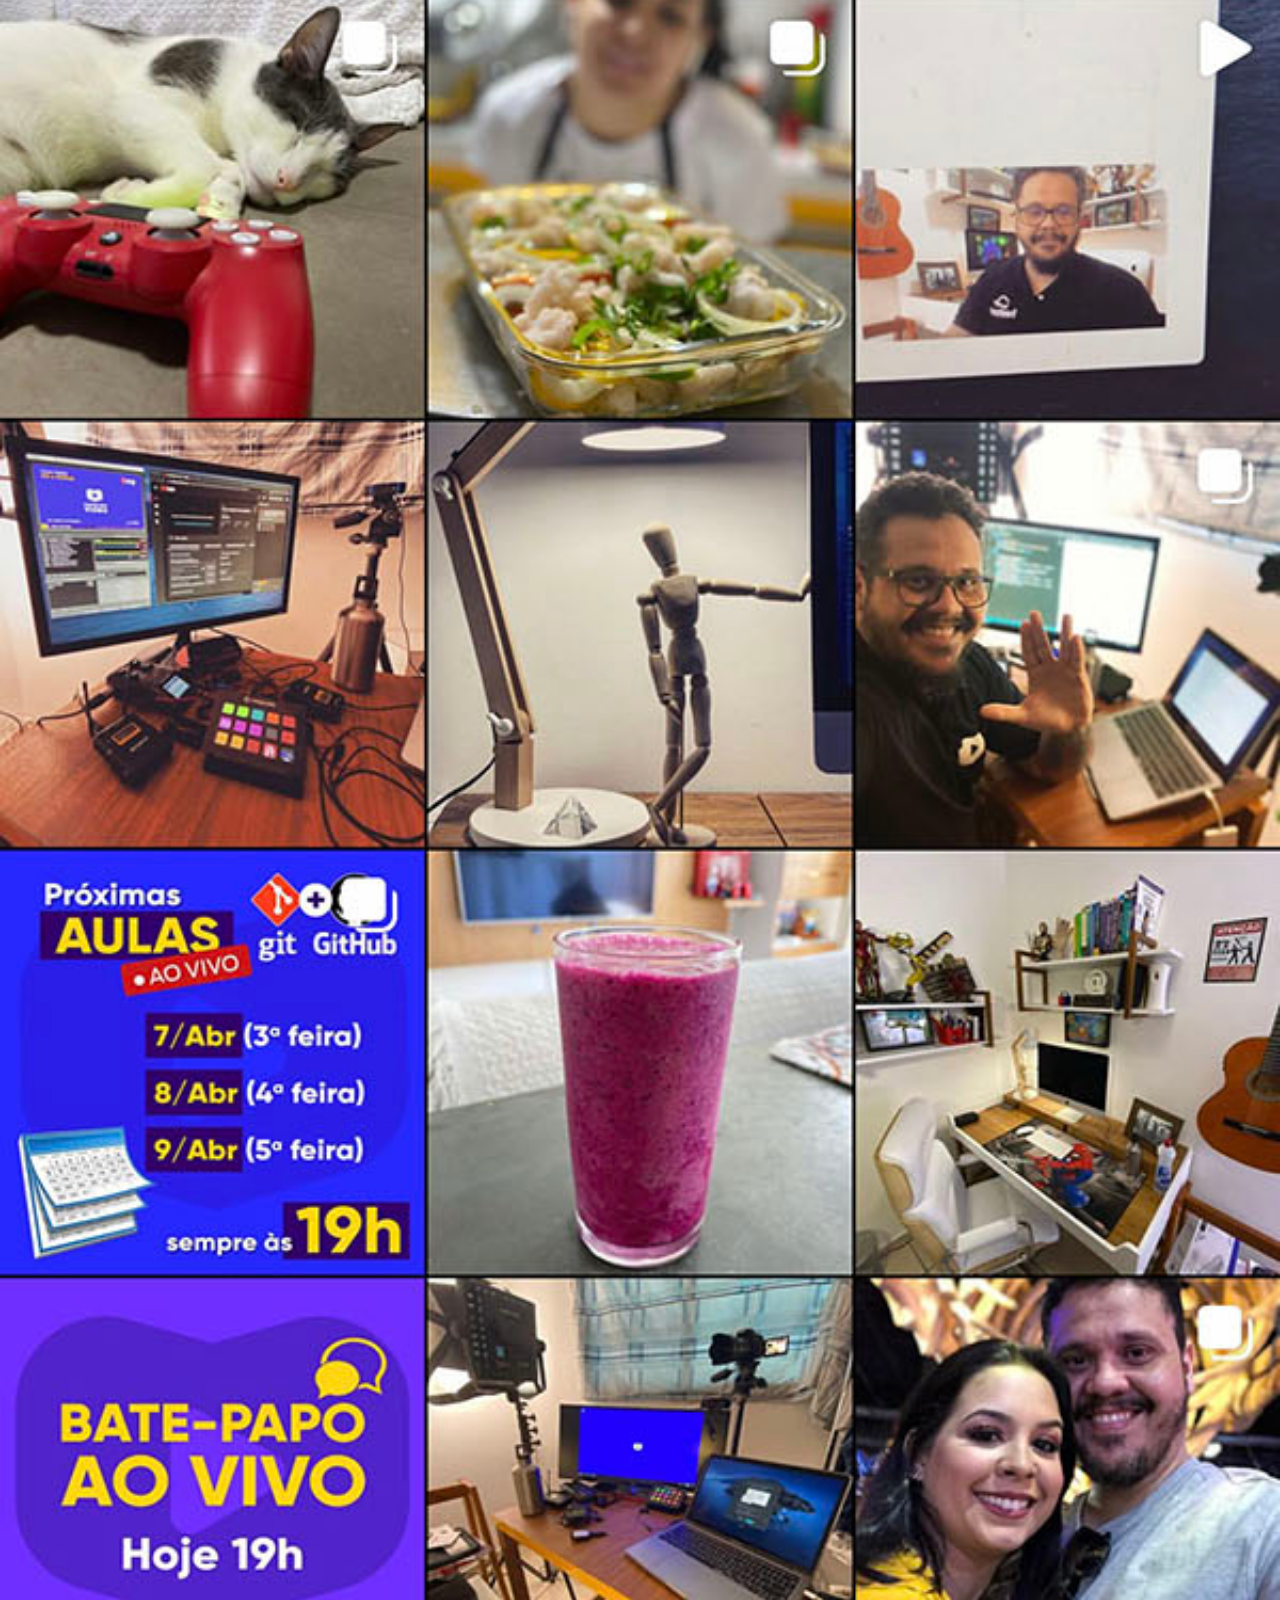
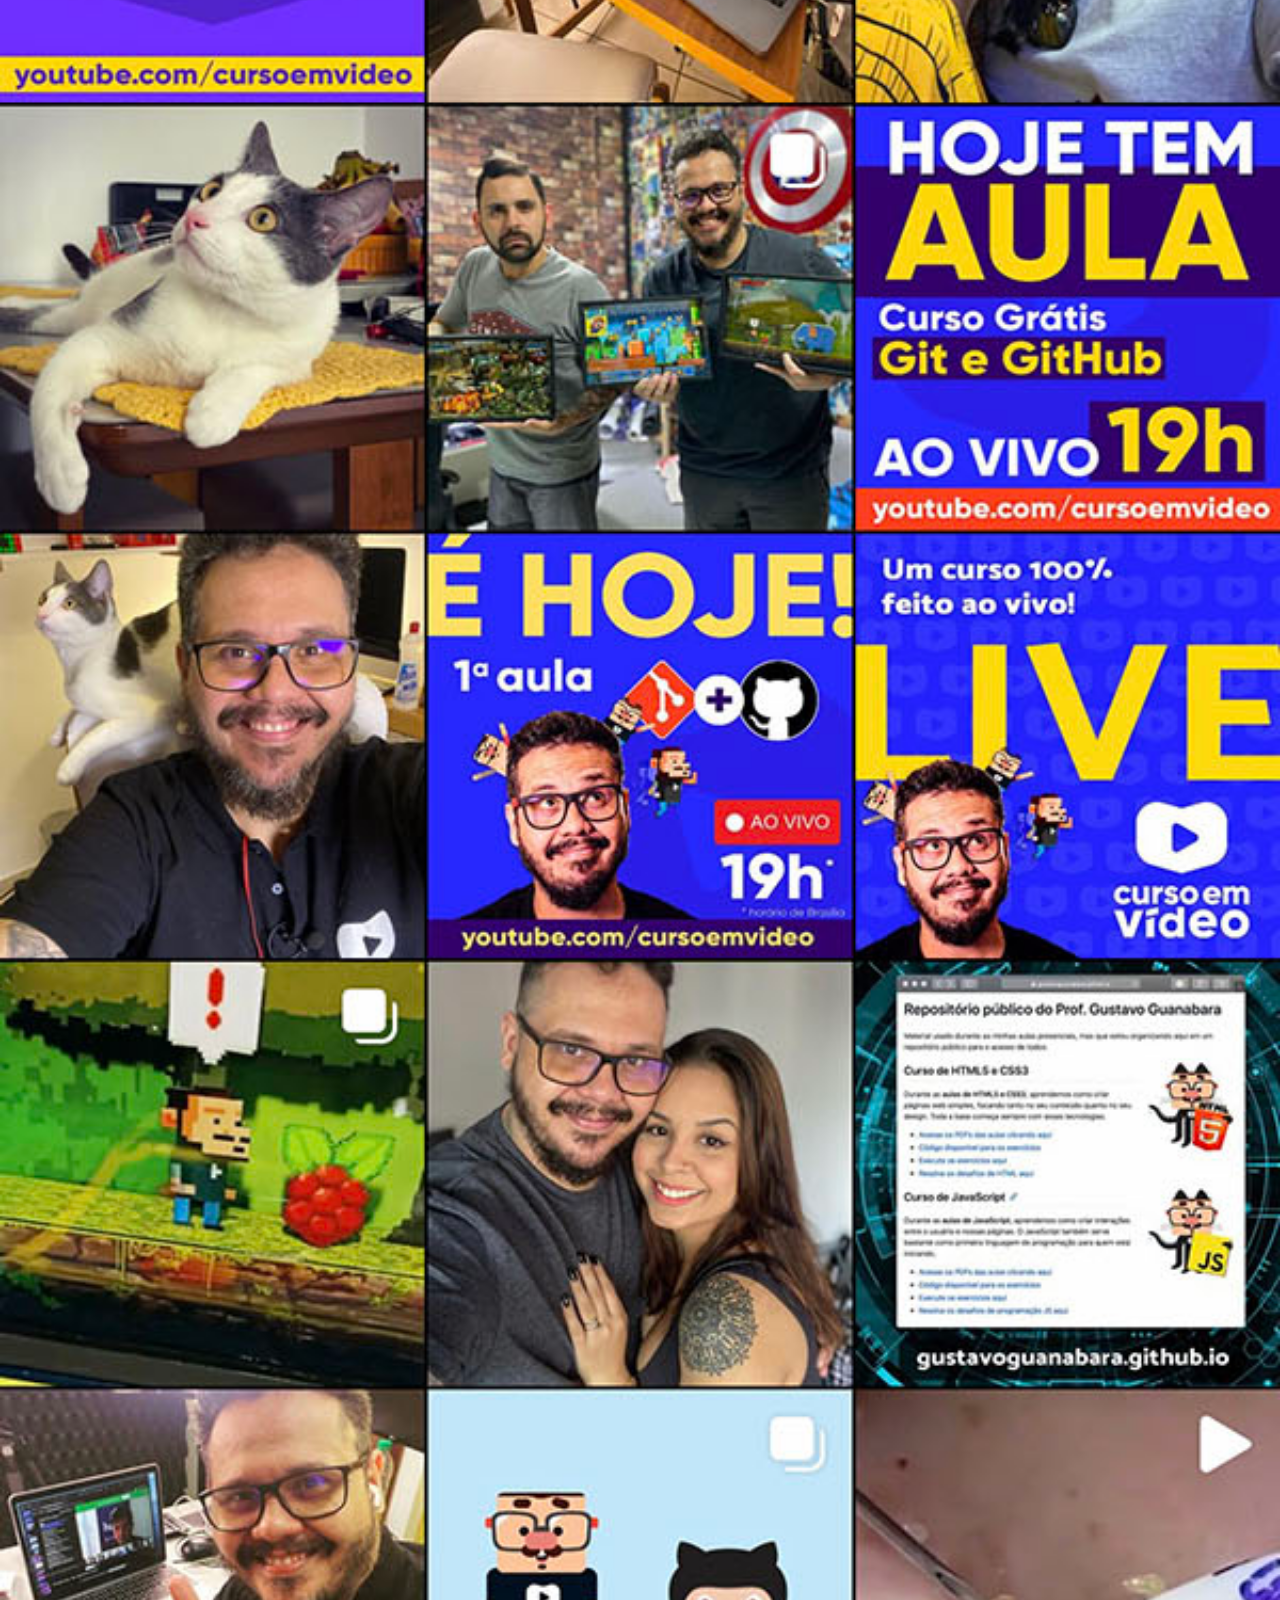
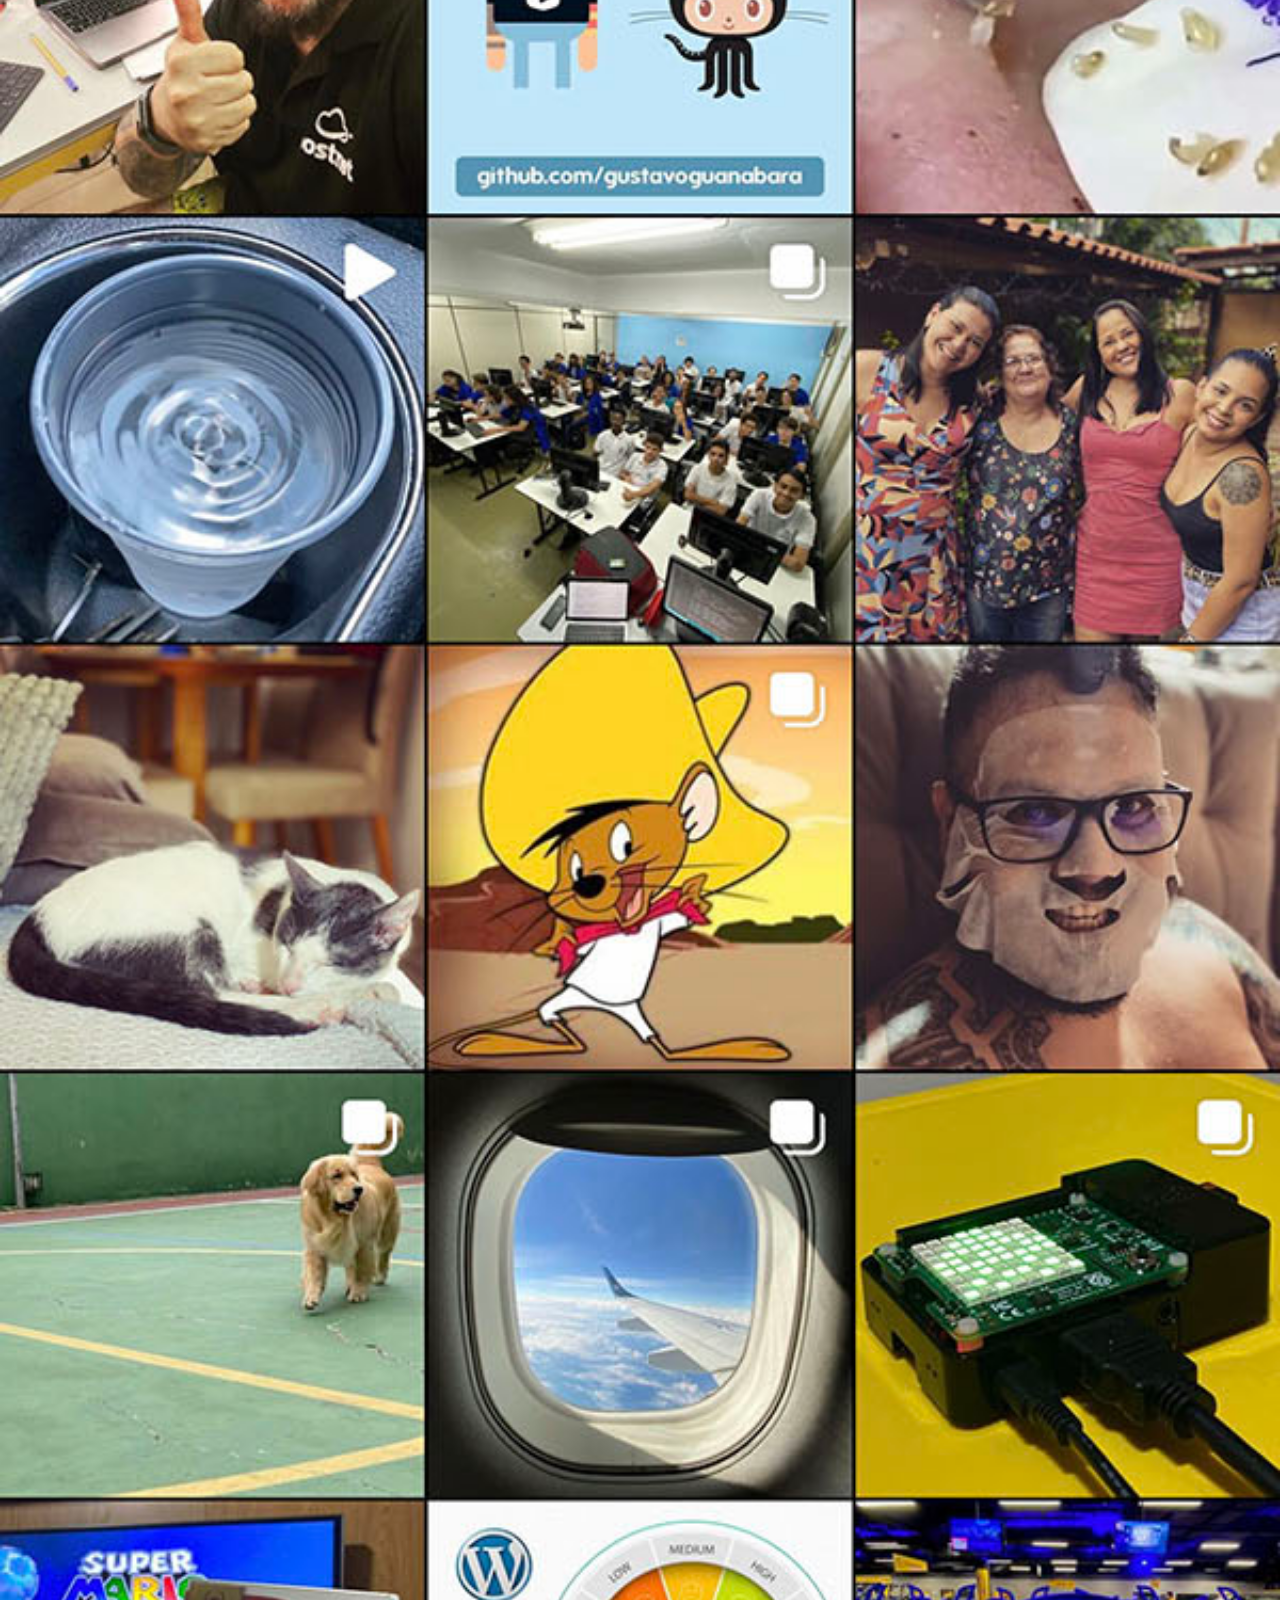
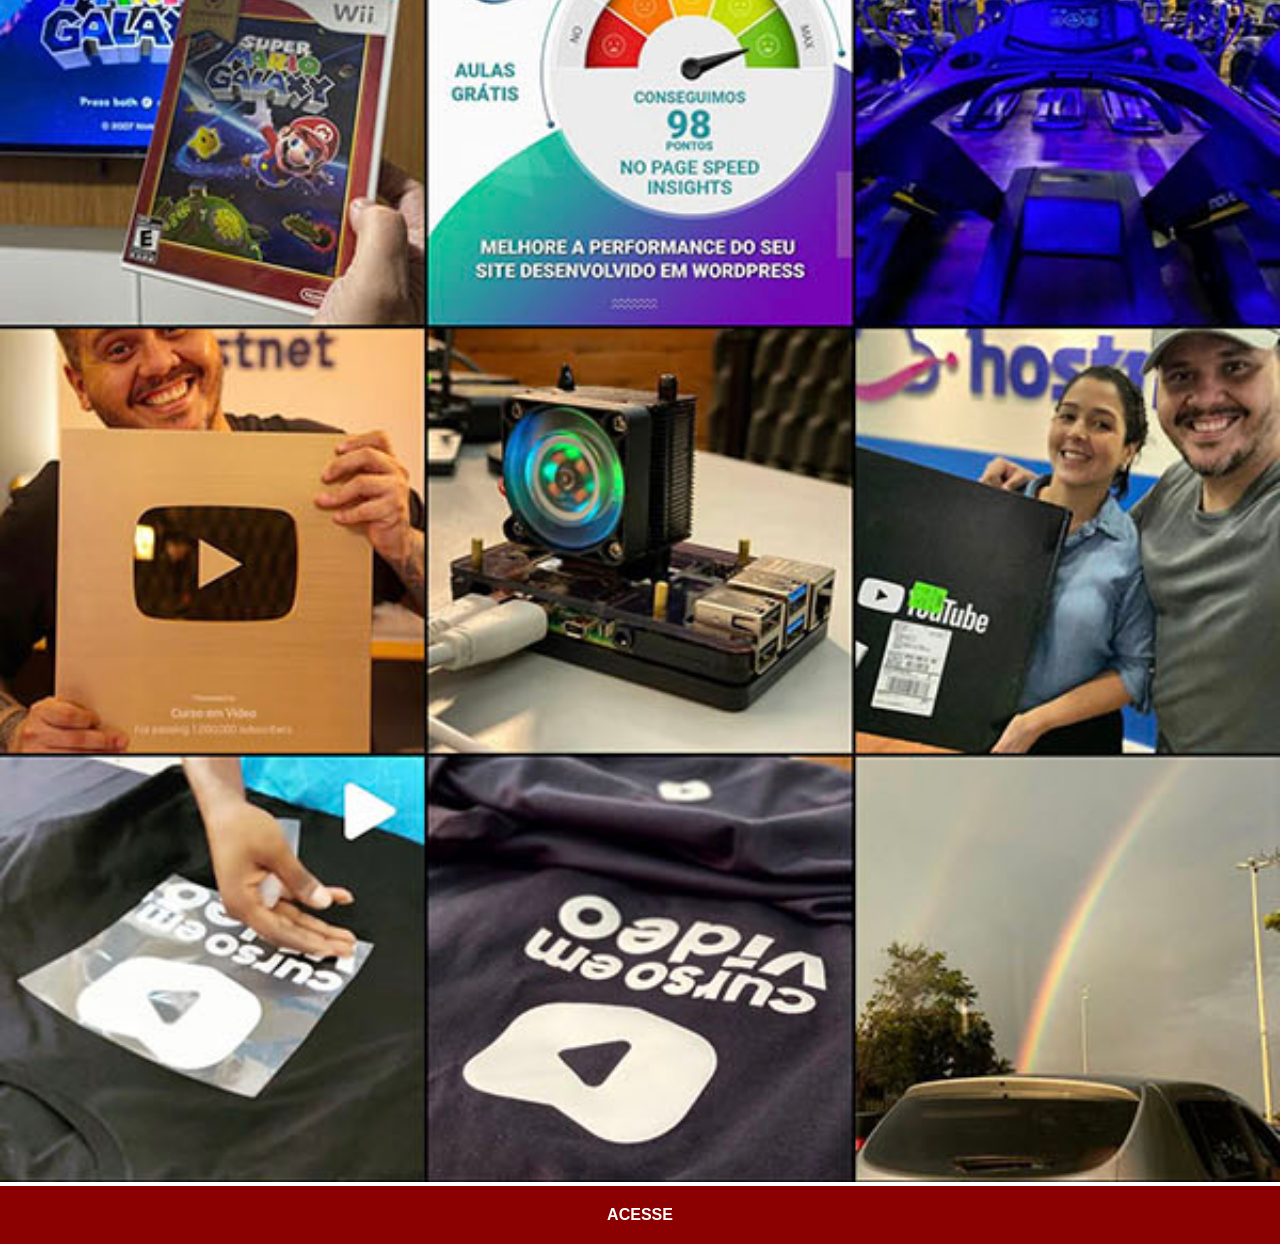
<file: instagram.html>
<!DOCTYPE html>
<html lang="pt-br">
<head>
    <meta charset="UTF-8">
    <meta name="viewport" content="width=device-width, initial-scale=1.0">
    <title>Instagram</title>
    <link rel="stylesheet" href="estilos/social.css">
</head>
<body>
    <img src="imagens/tela-instagram.jpg" alt="Instagram">
    <a href="https://www.instagram.com/esdras.ad26" target="_blank">ACESSE</a>
</body>
</html>
</file>
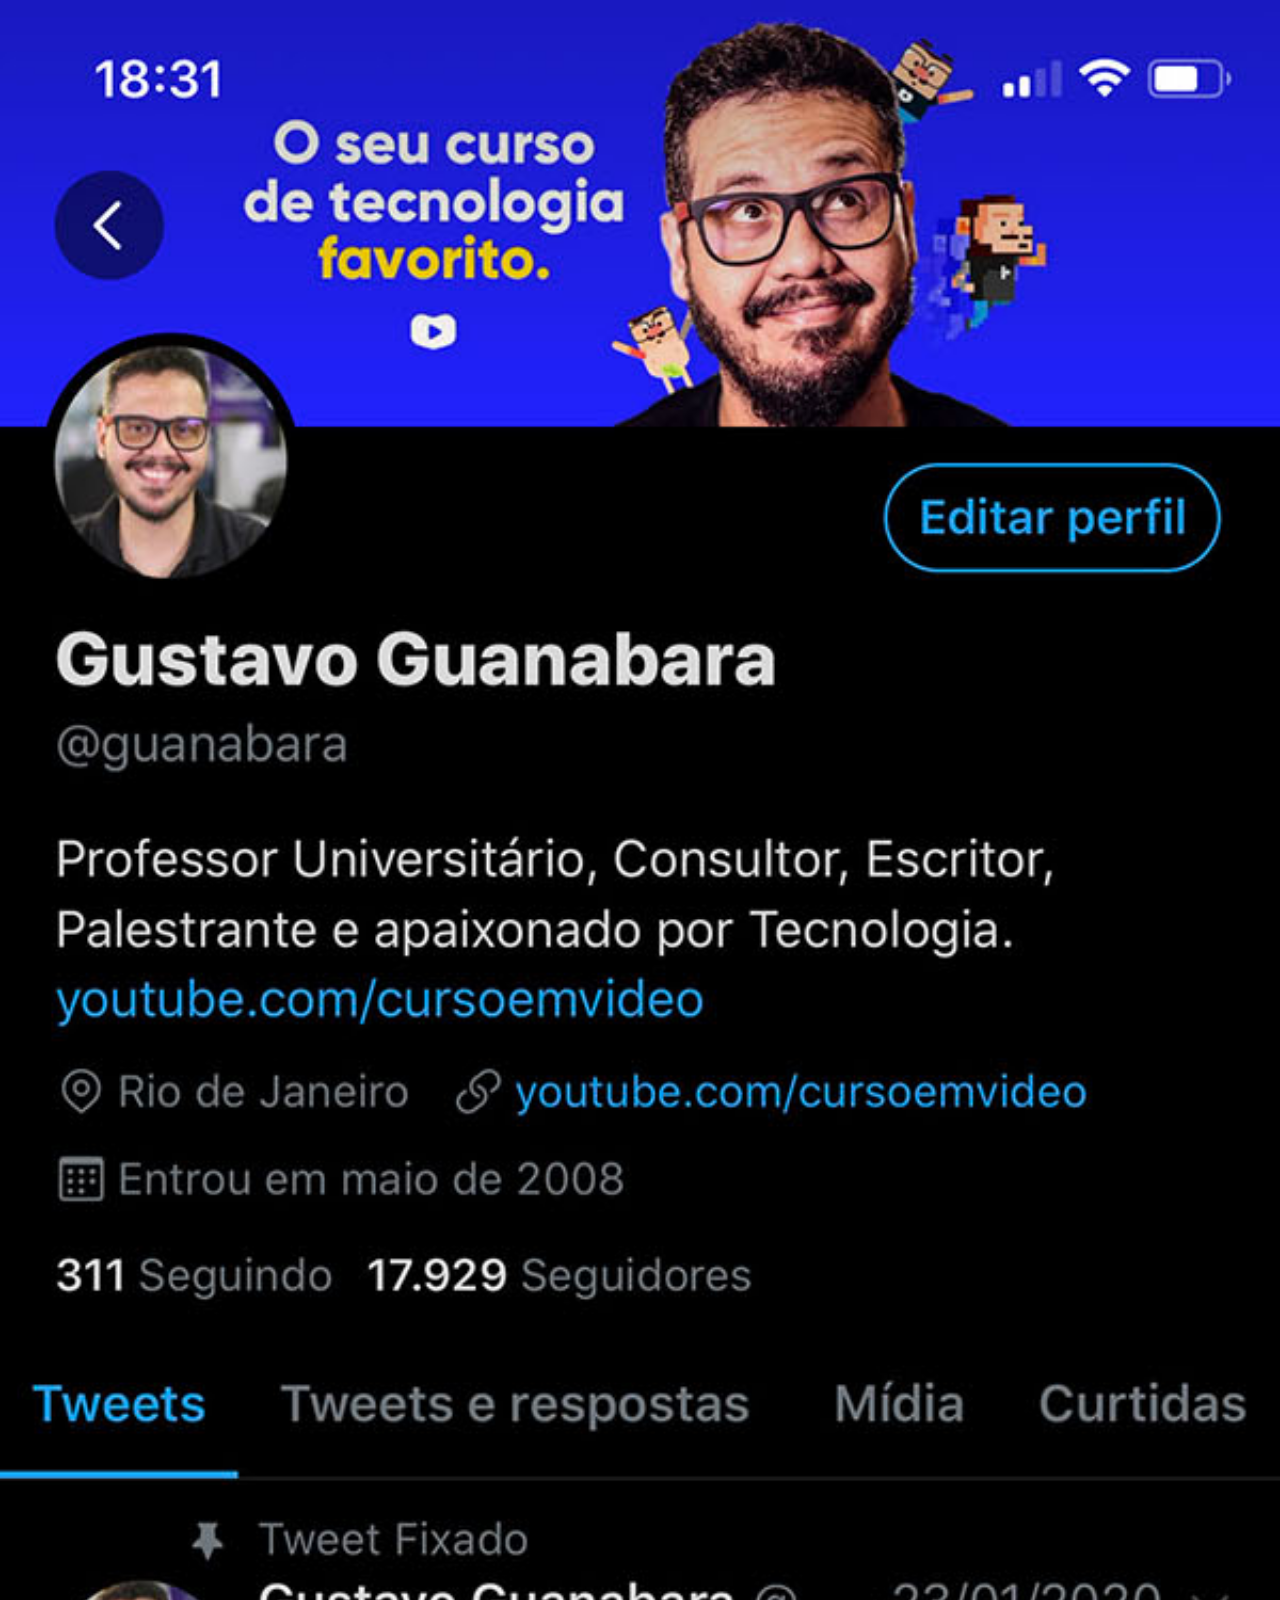
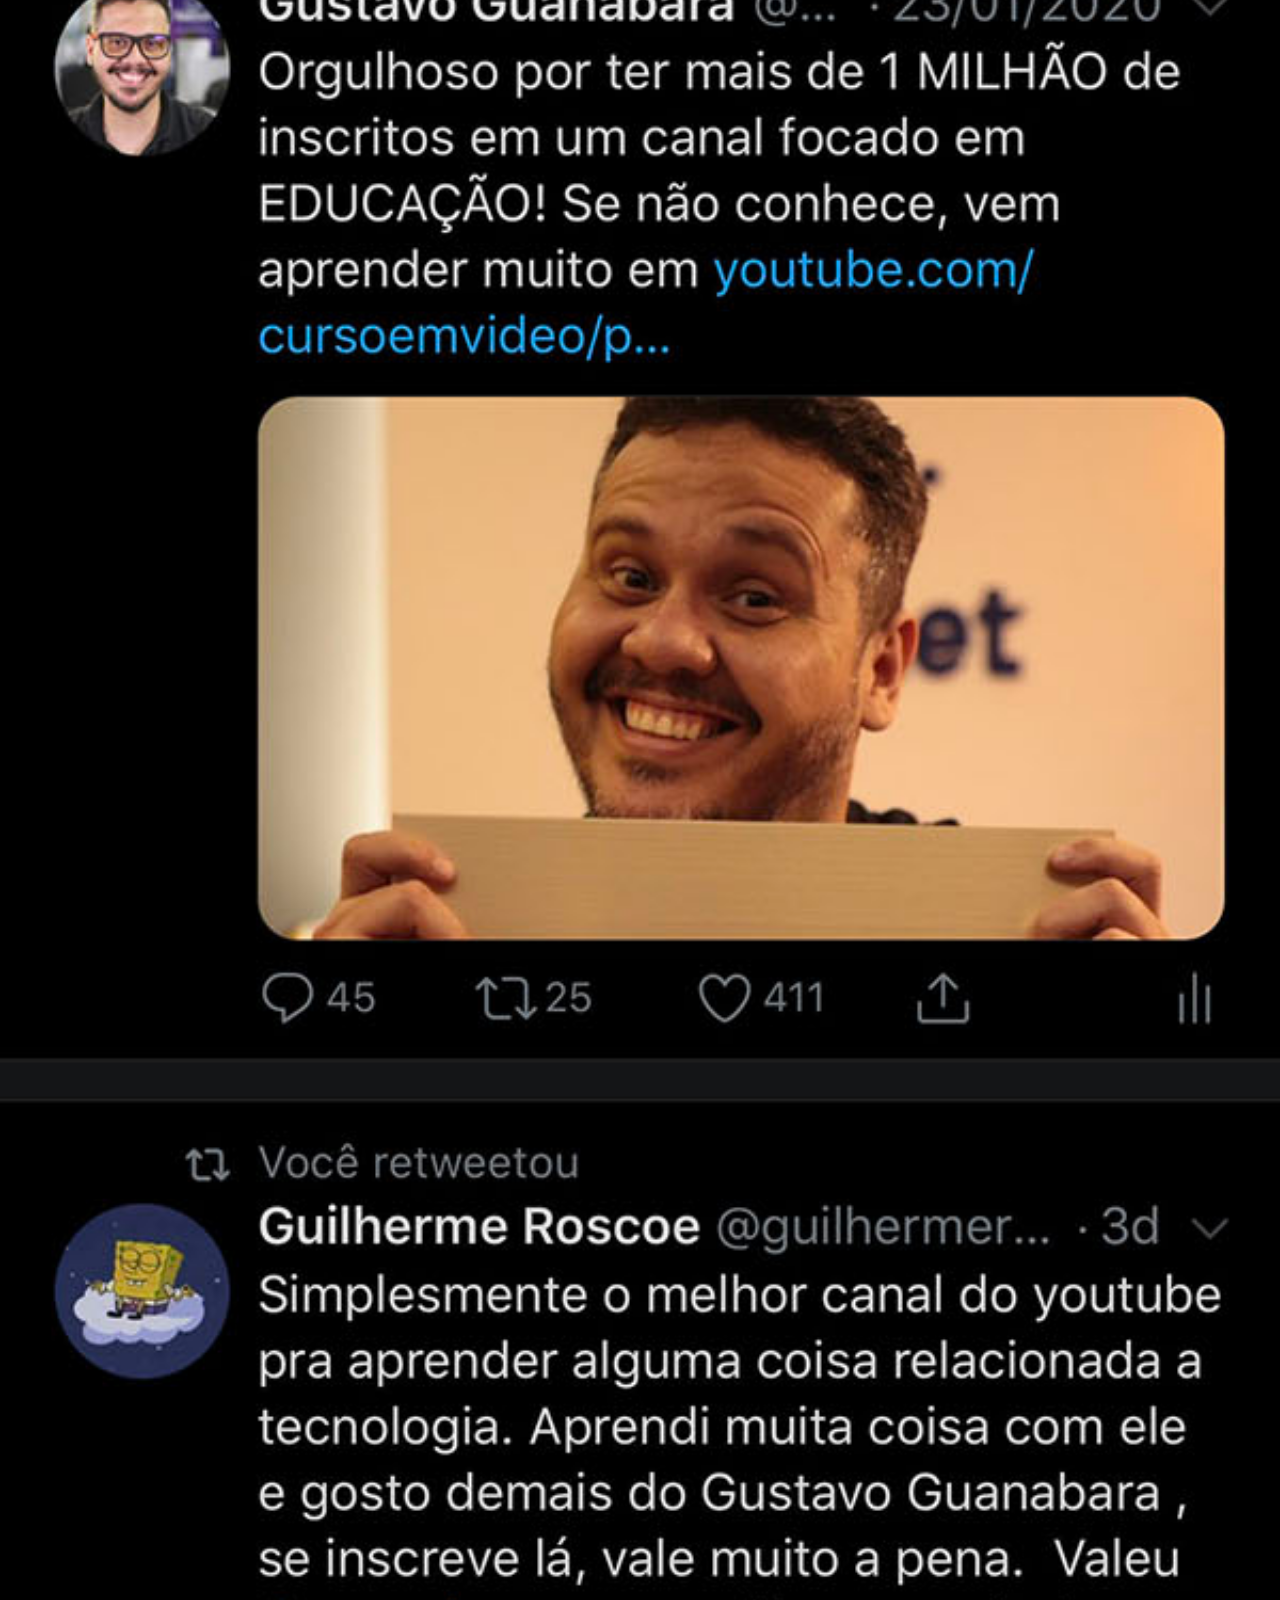
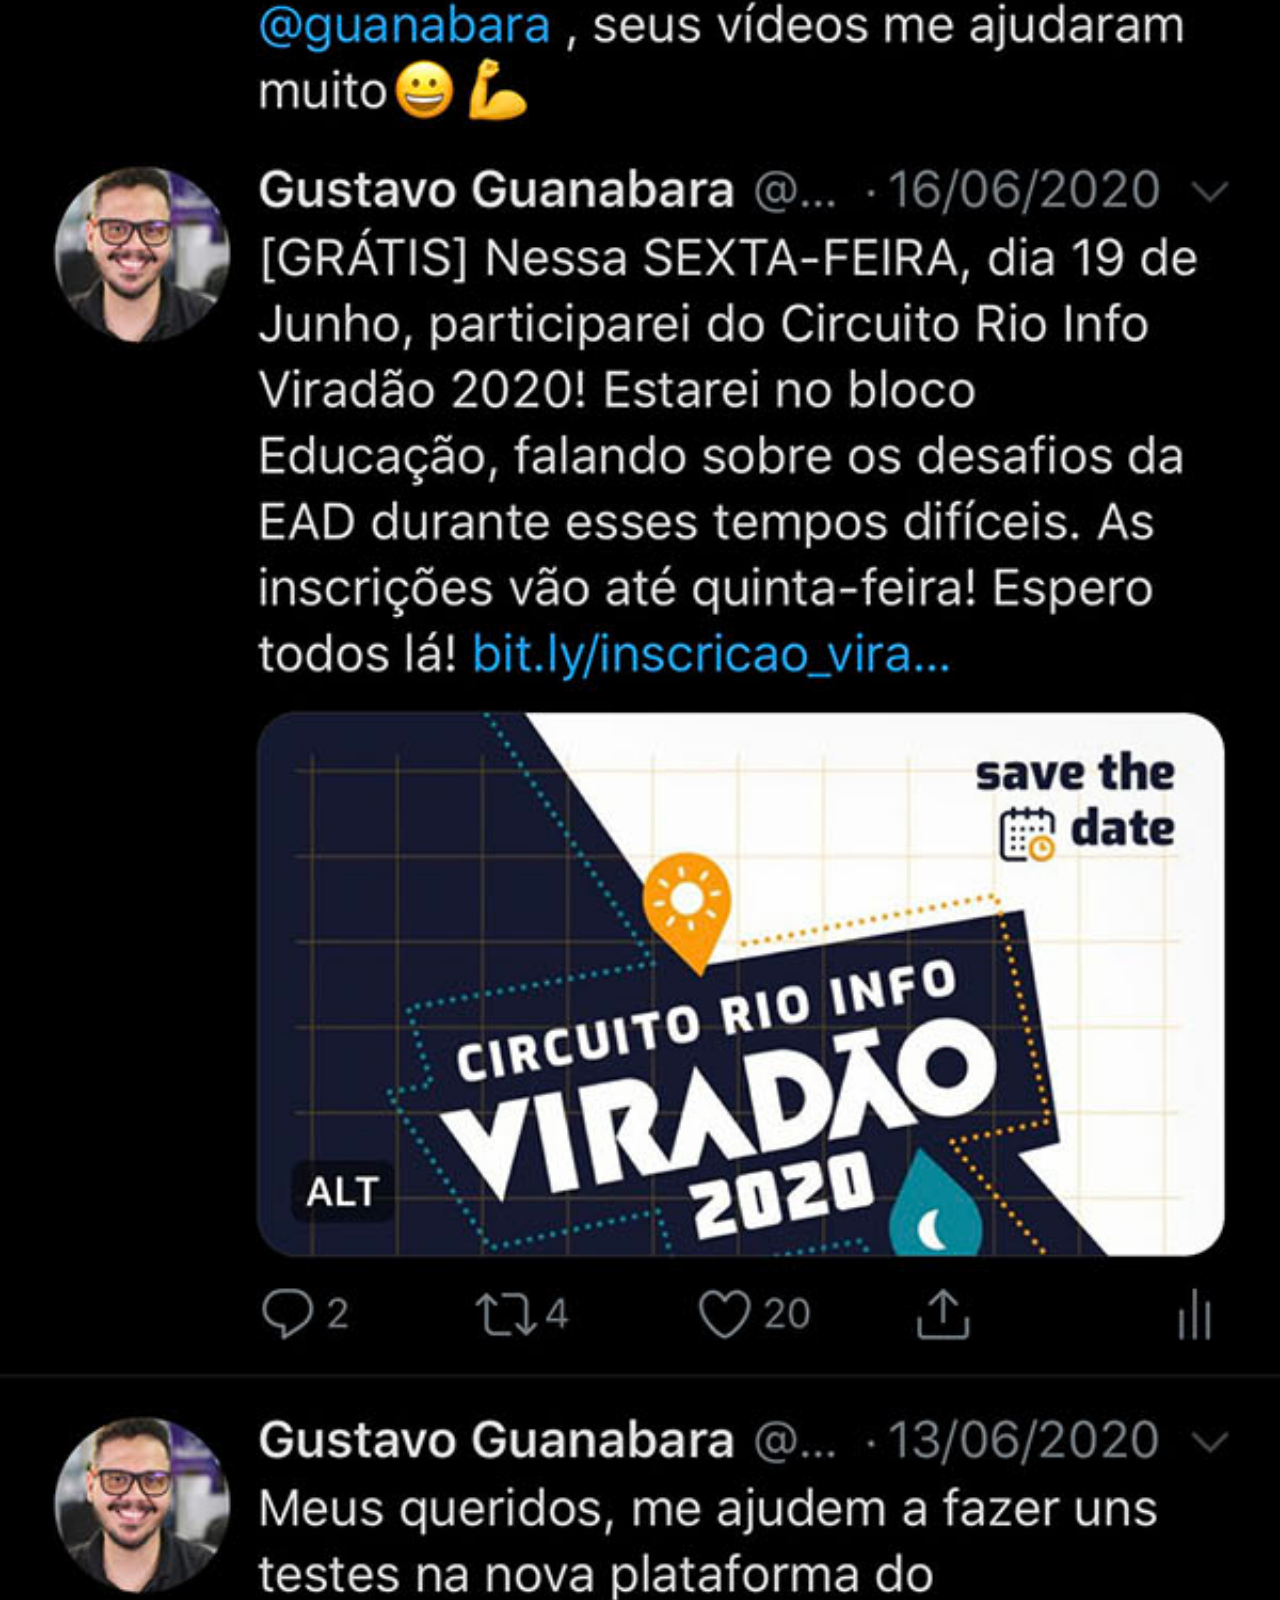
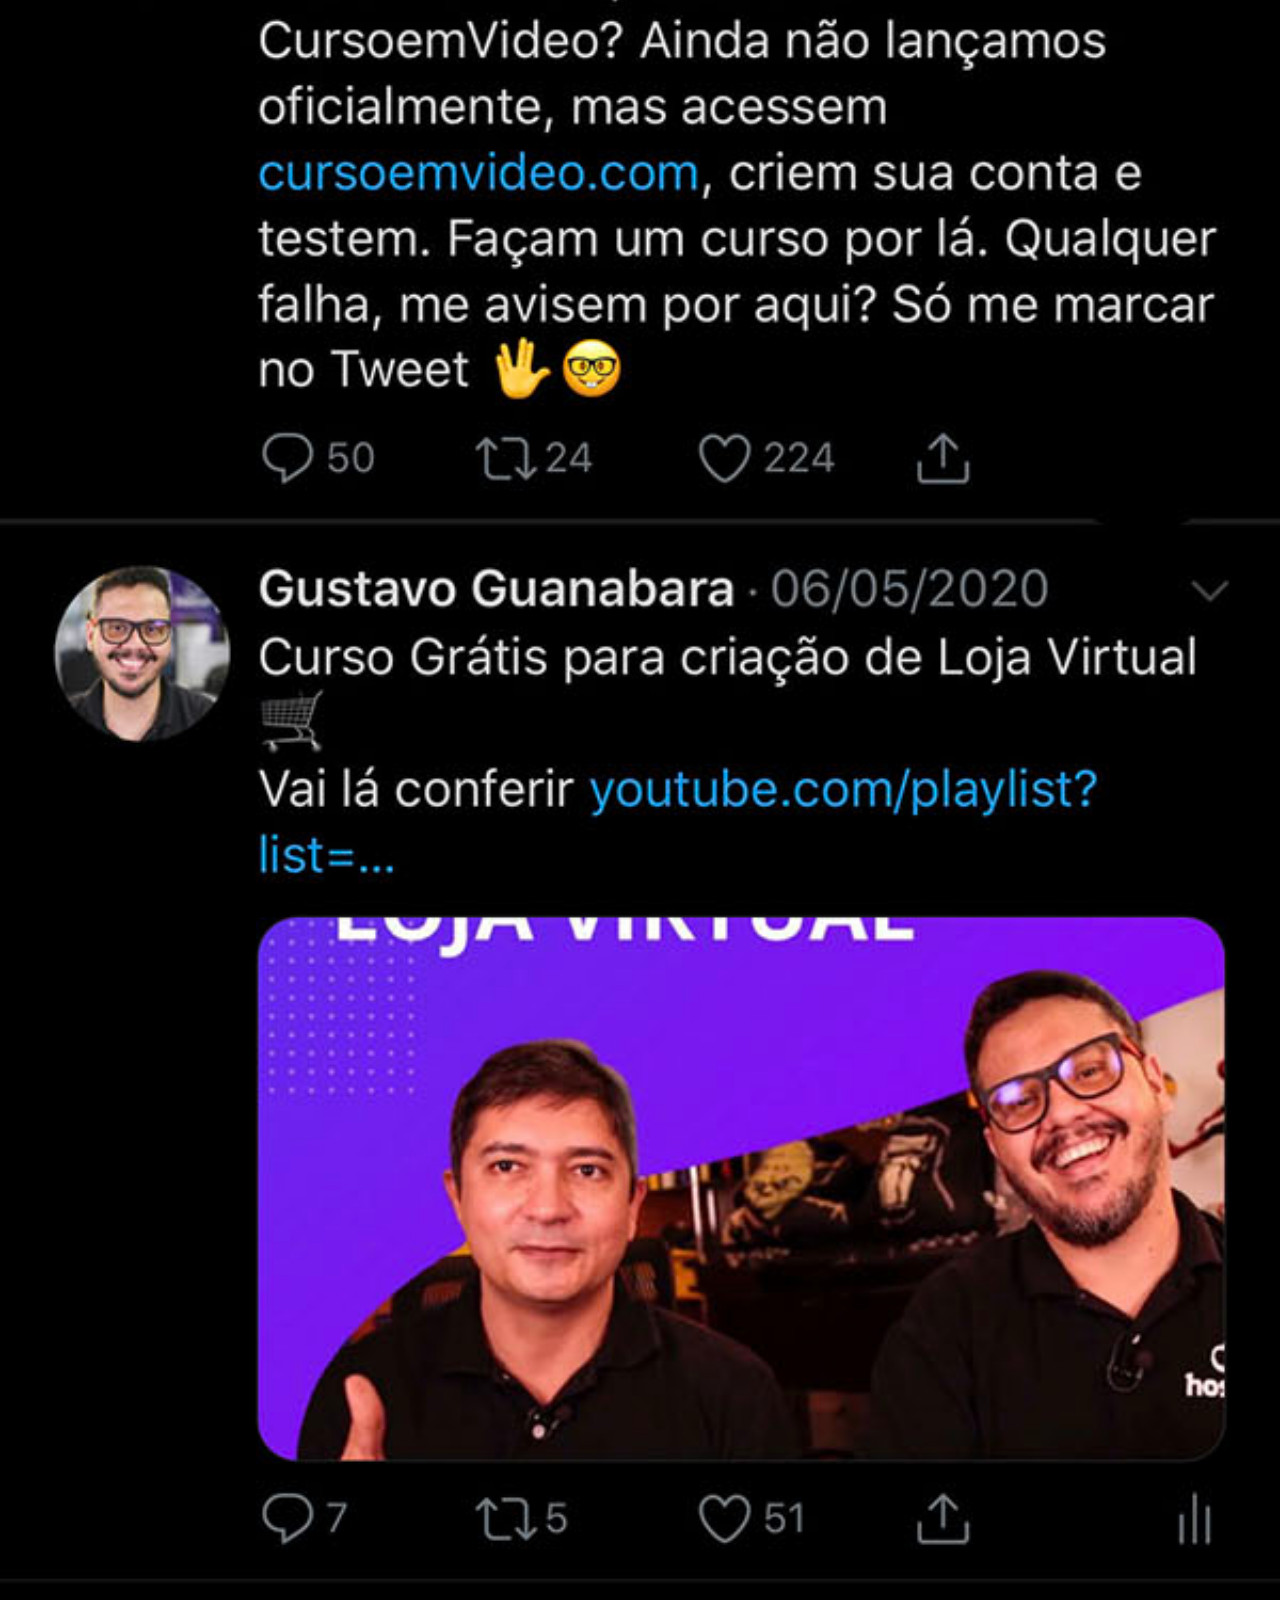
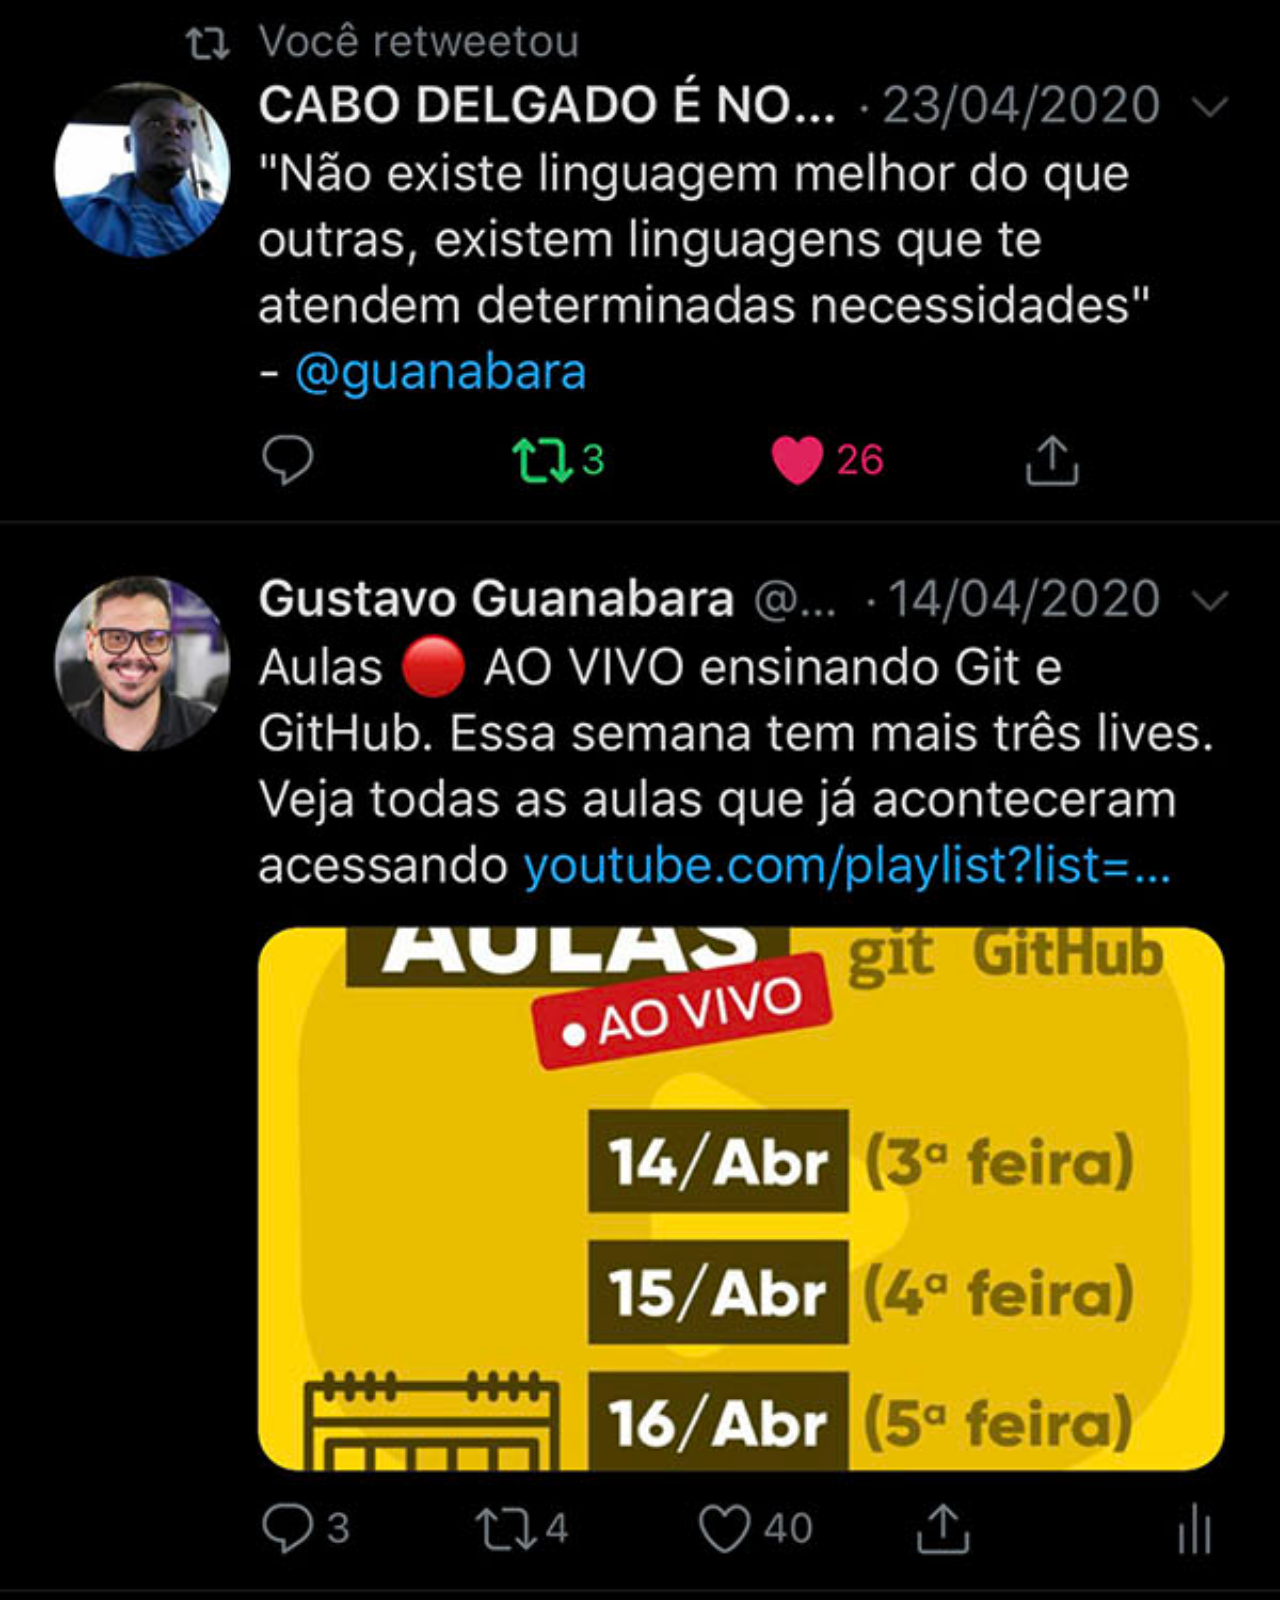
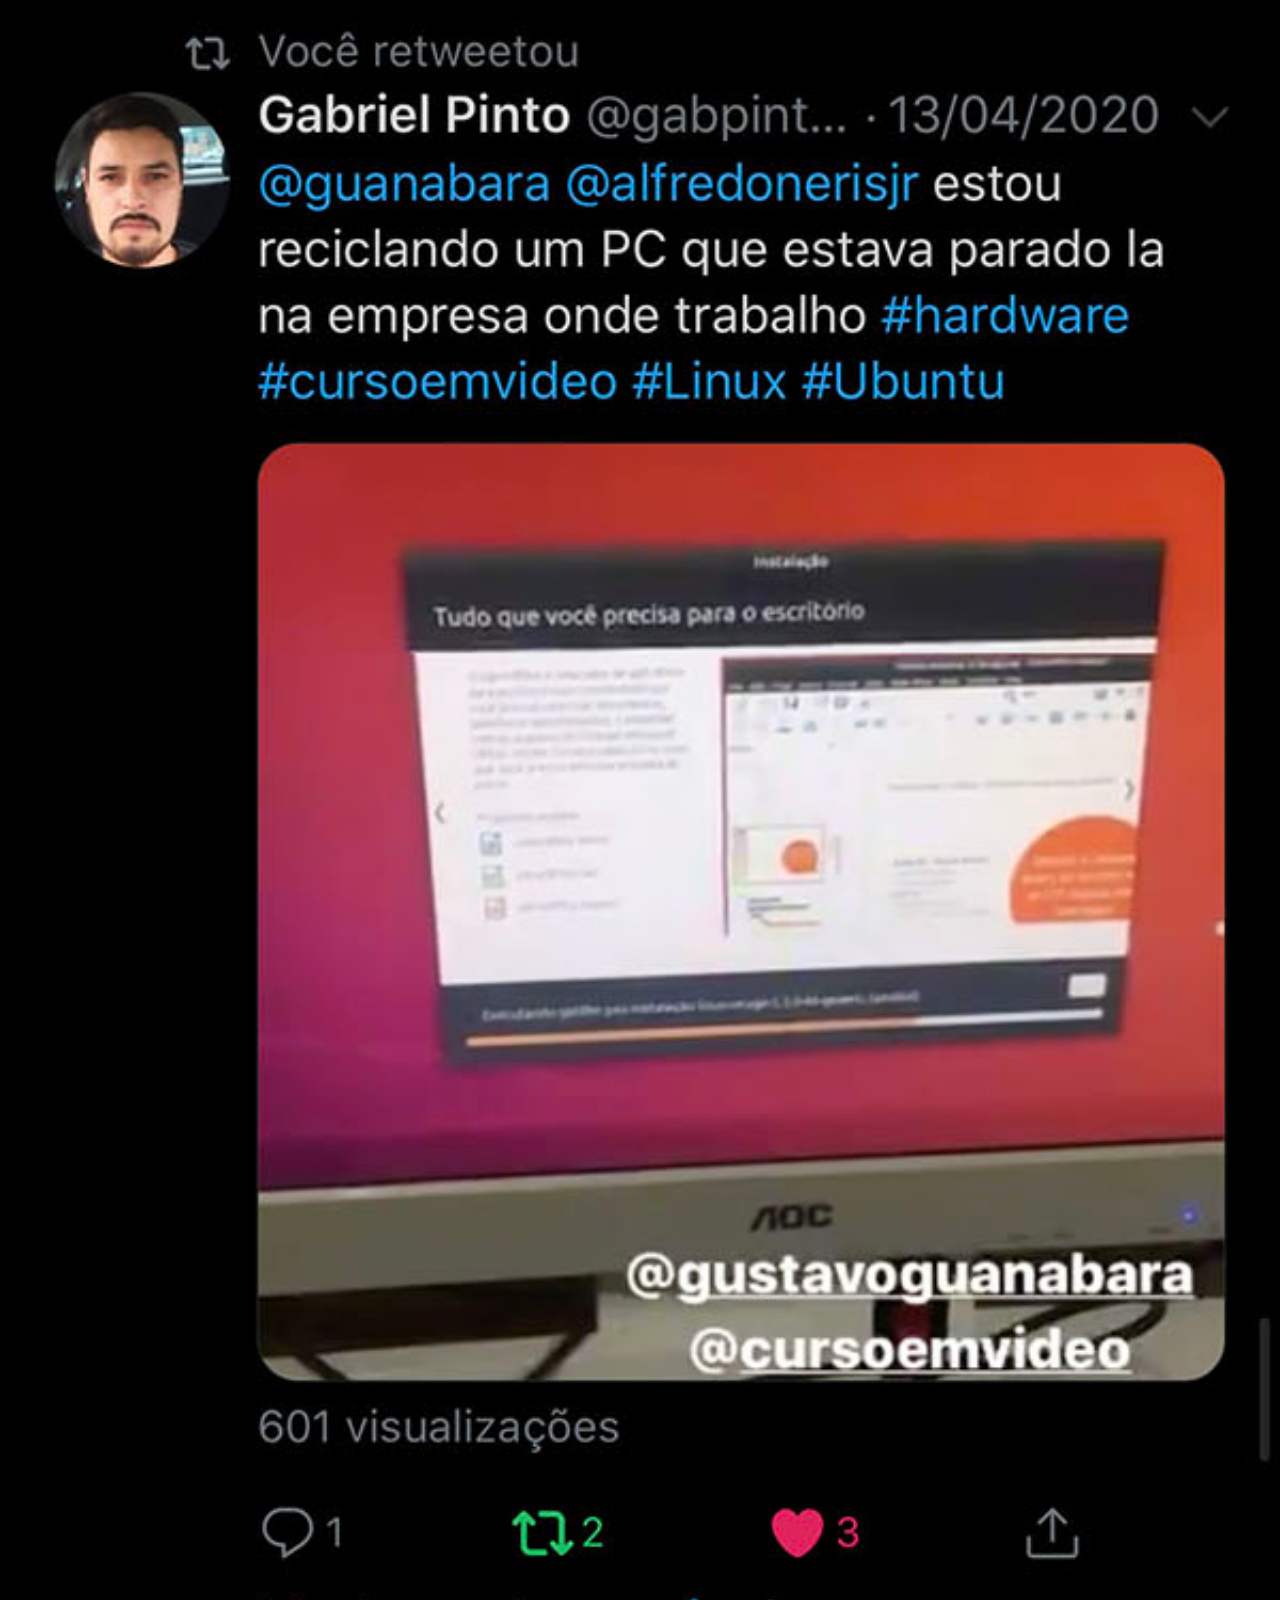
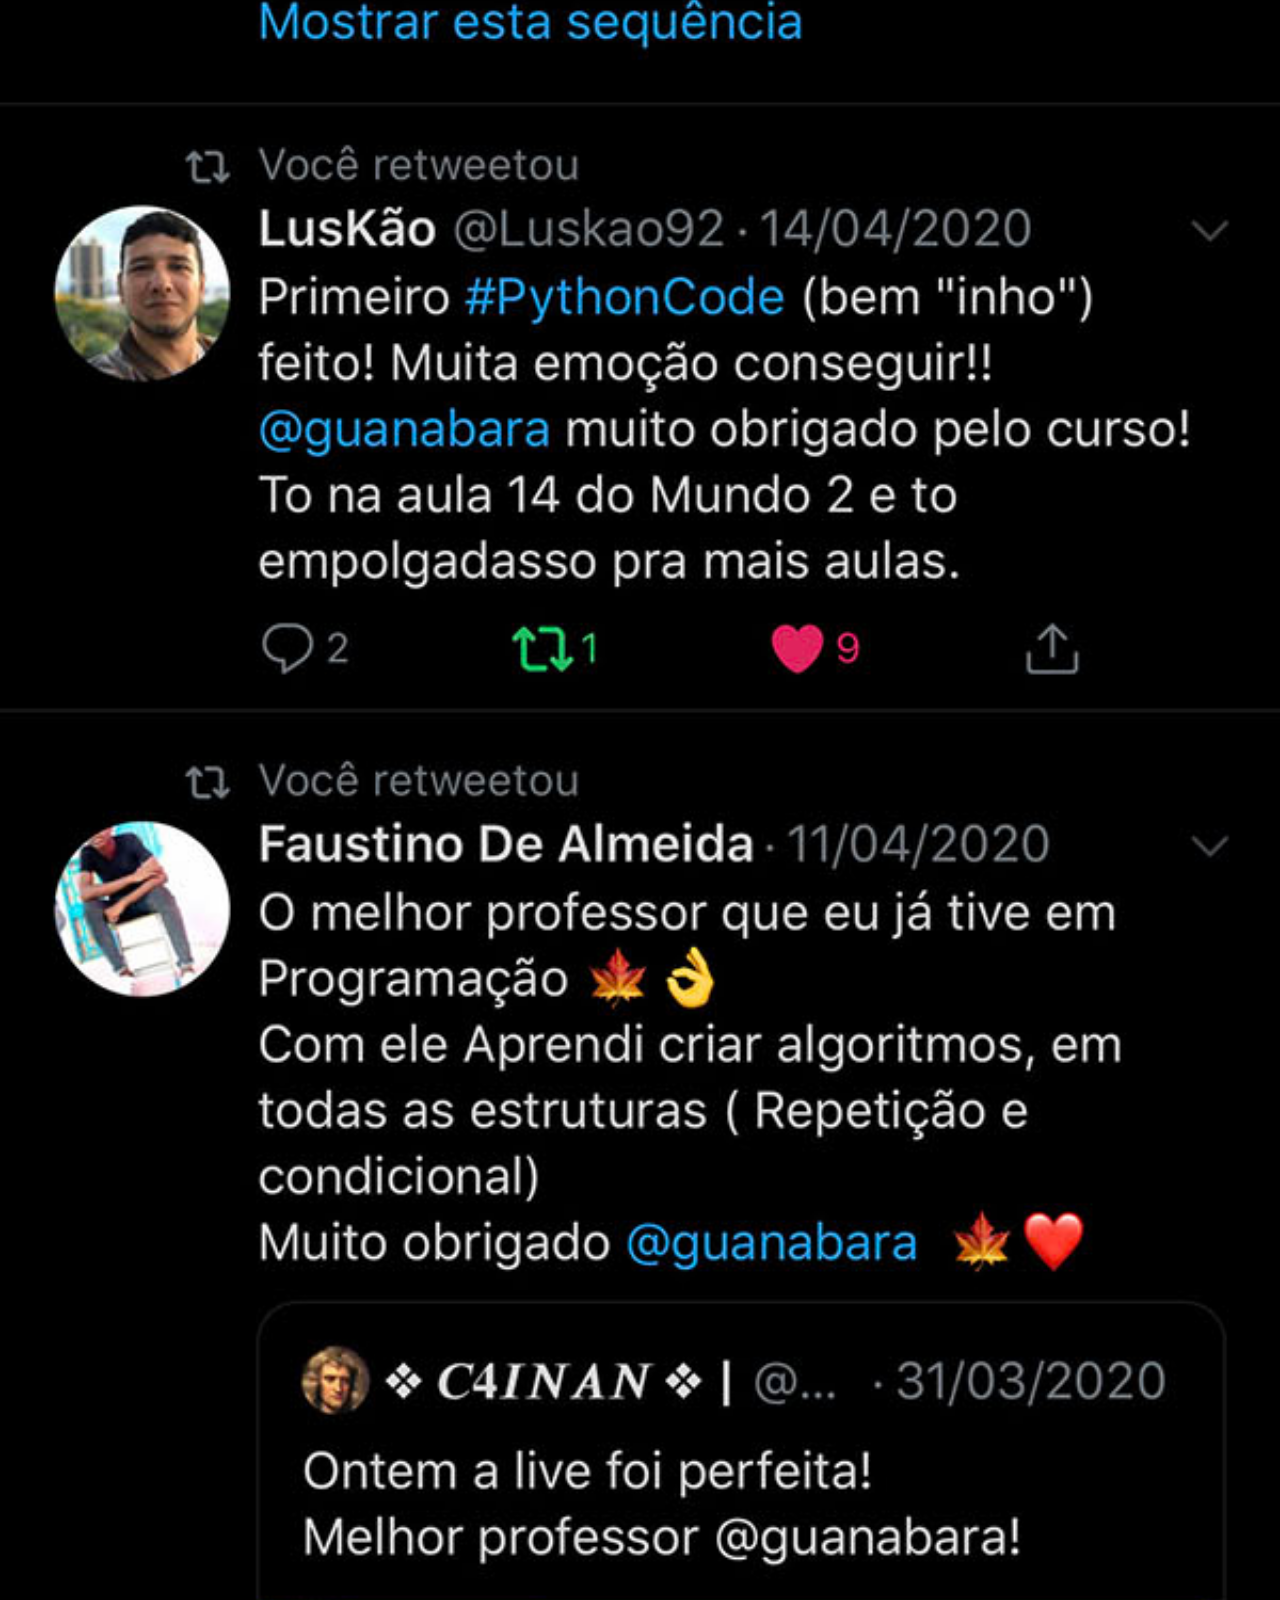
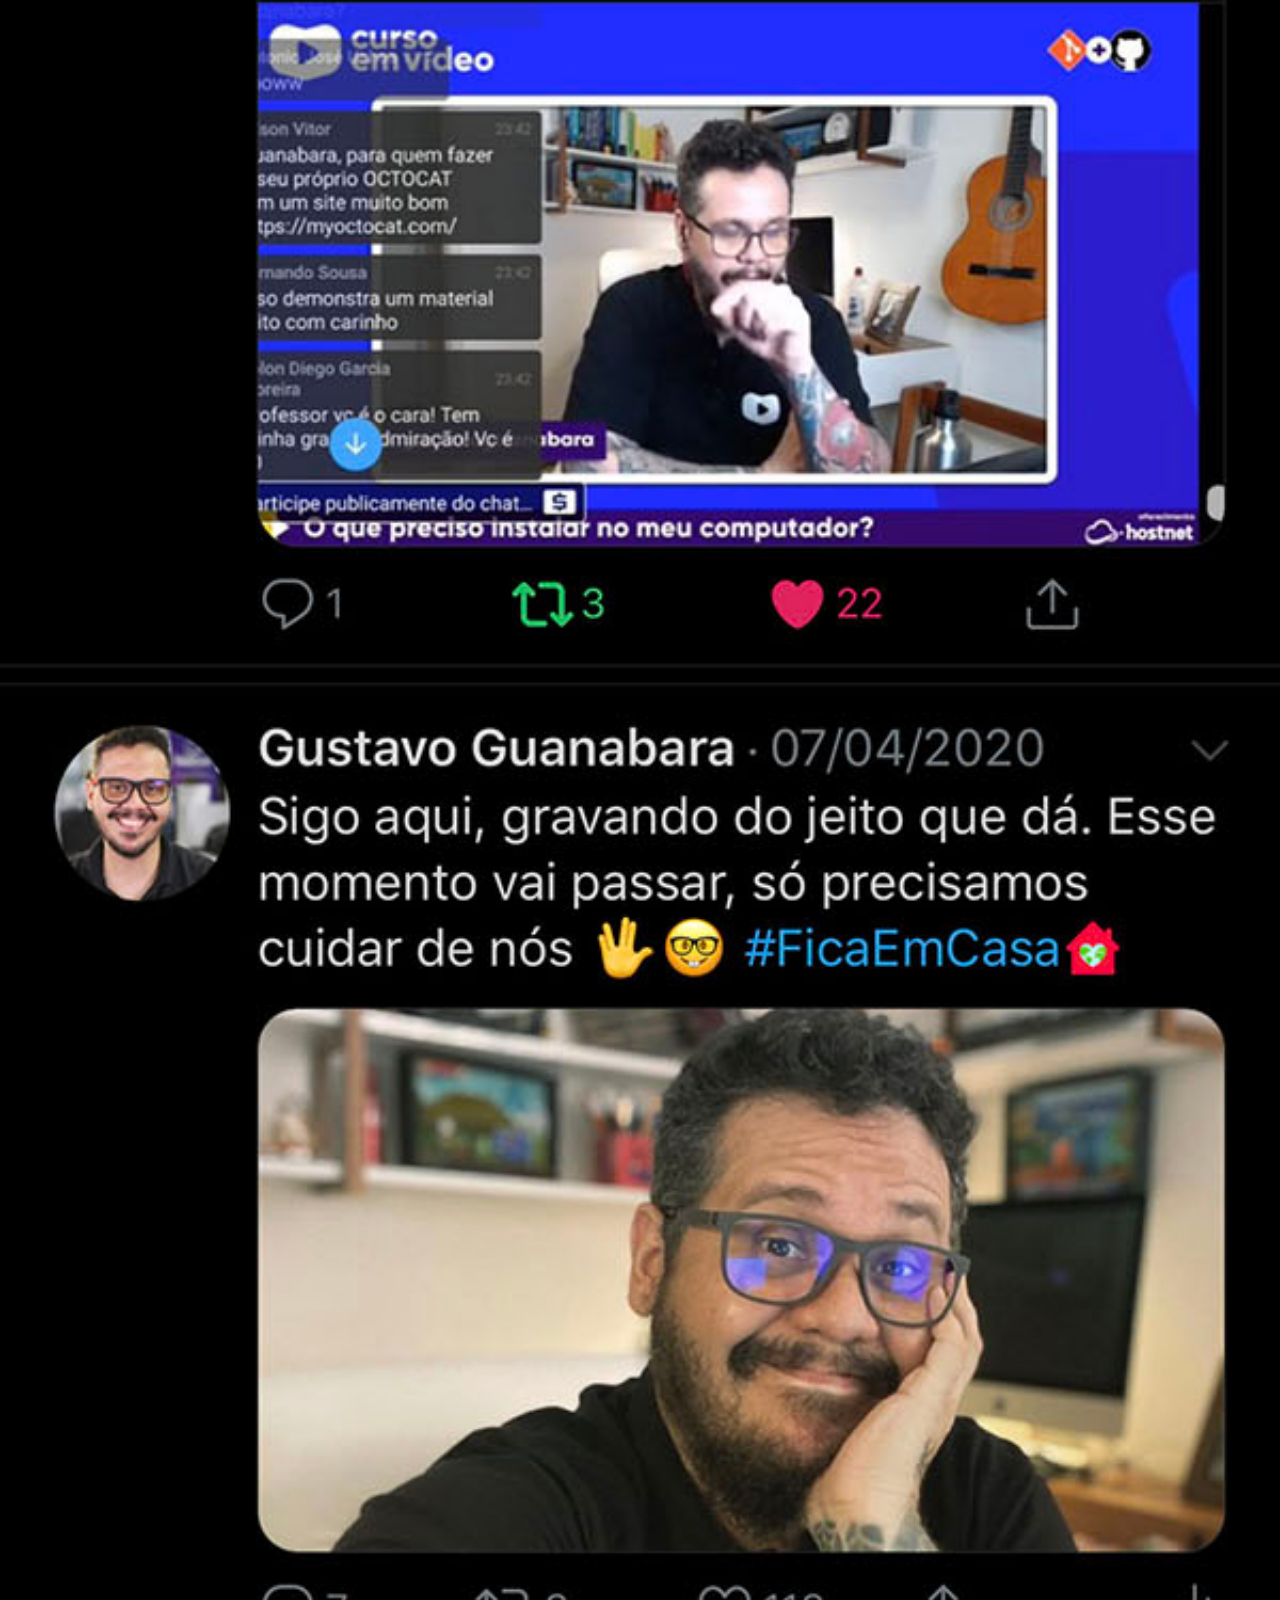
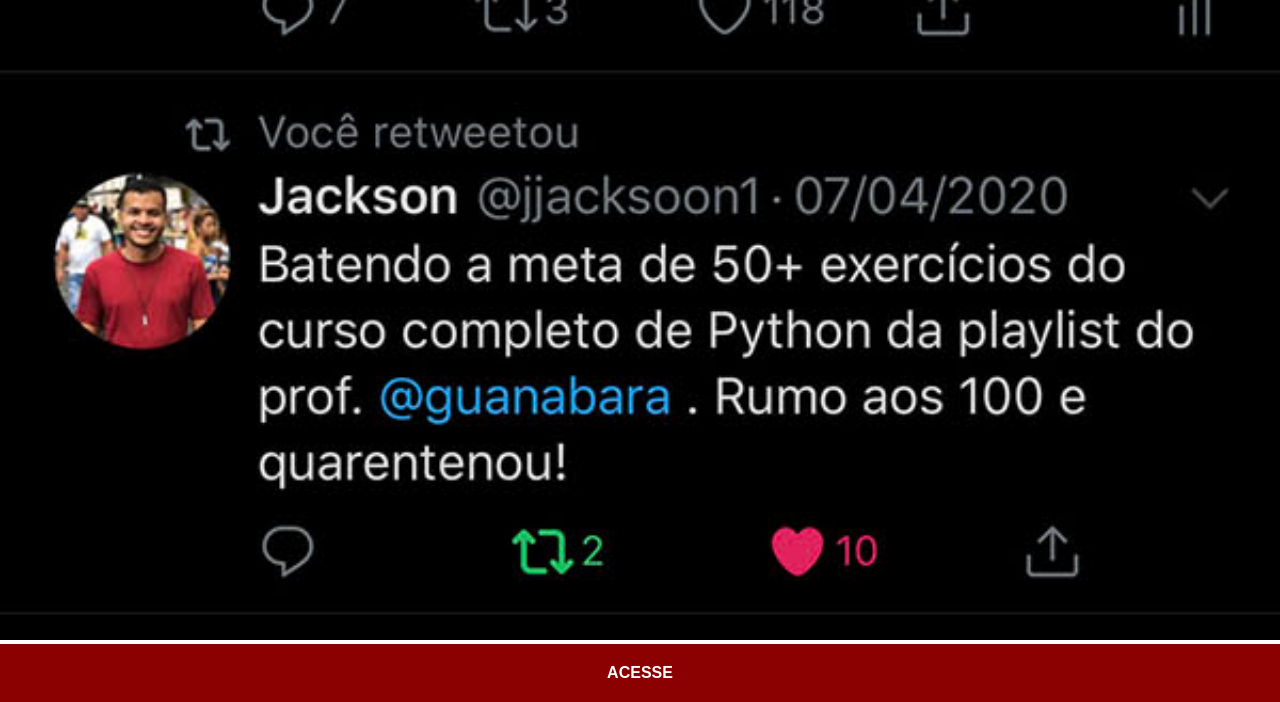
<file: twitter.html>
<!DOCTYPE html>
<html lang="pt-br">
<head>
    <meta charset="UTF-8">
    <meta name="viewport" content="width=device-width, initial-scale=1.0">
    <title>Twitter</title>
    <link rel="stylesheet" href="estilos/social.css">
</head>
<body>
    <img src="imagens/tela-twitter.jpg" alt="Twitter">
    <a href="https://www.youtube.com/@nijocasxd" target="_blank">ACESSE</a>
</body>
</html>
</file>
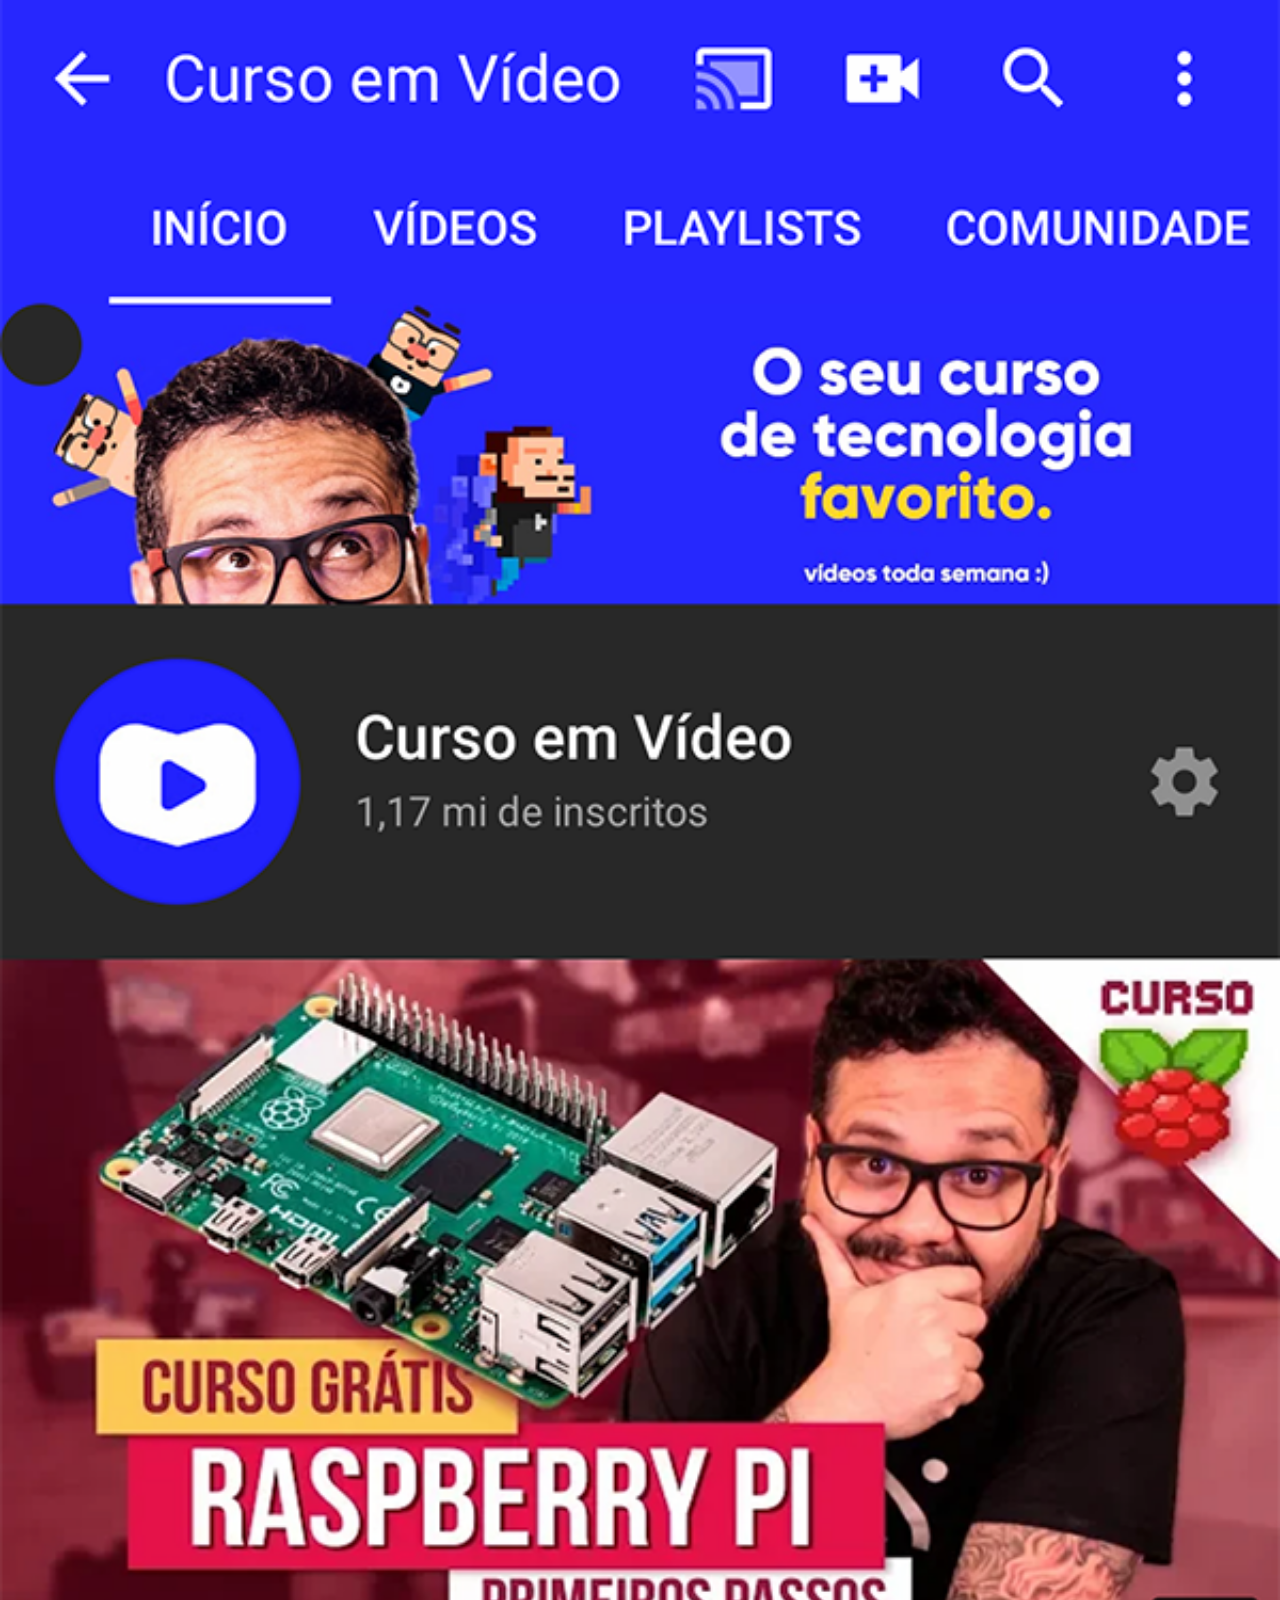
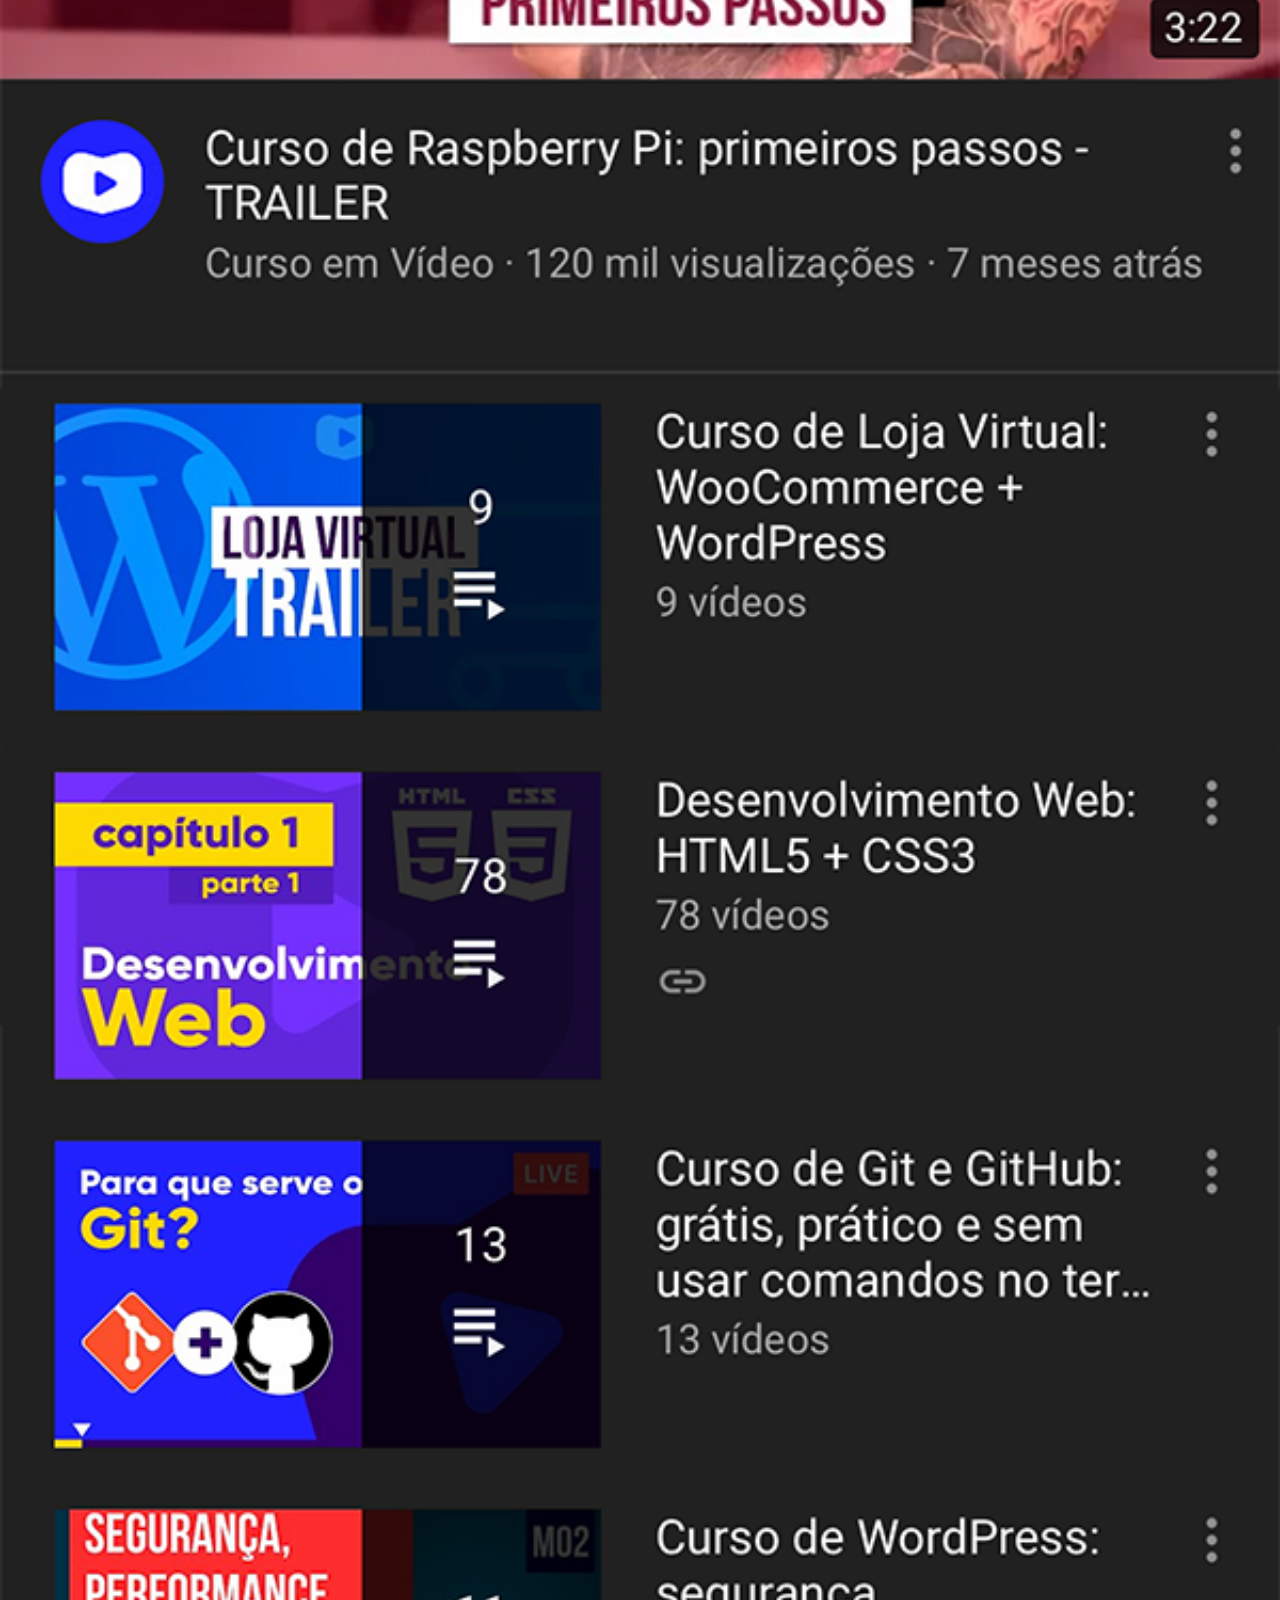
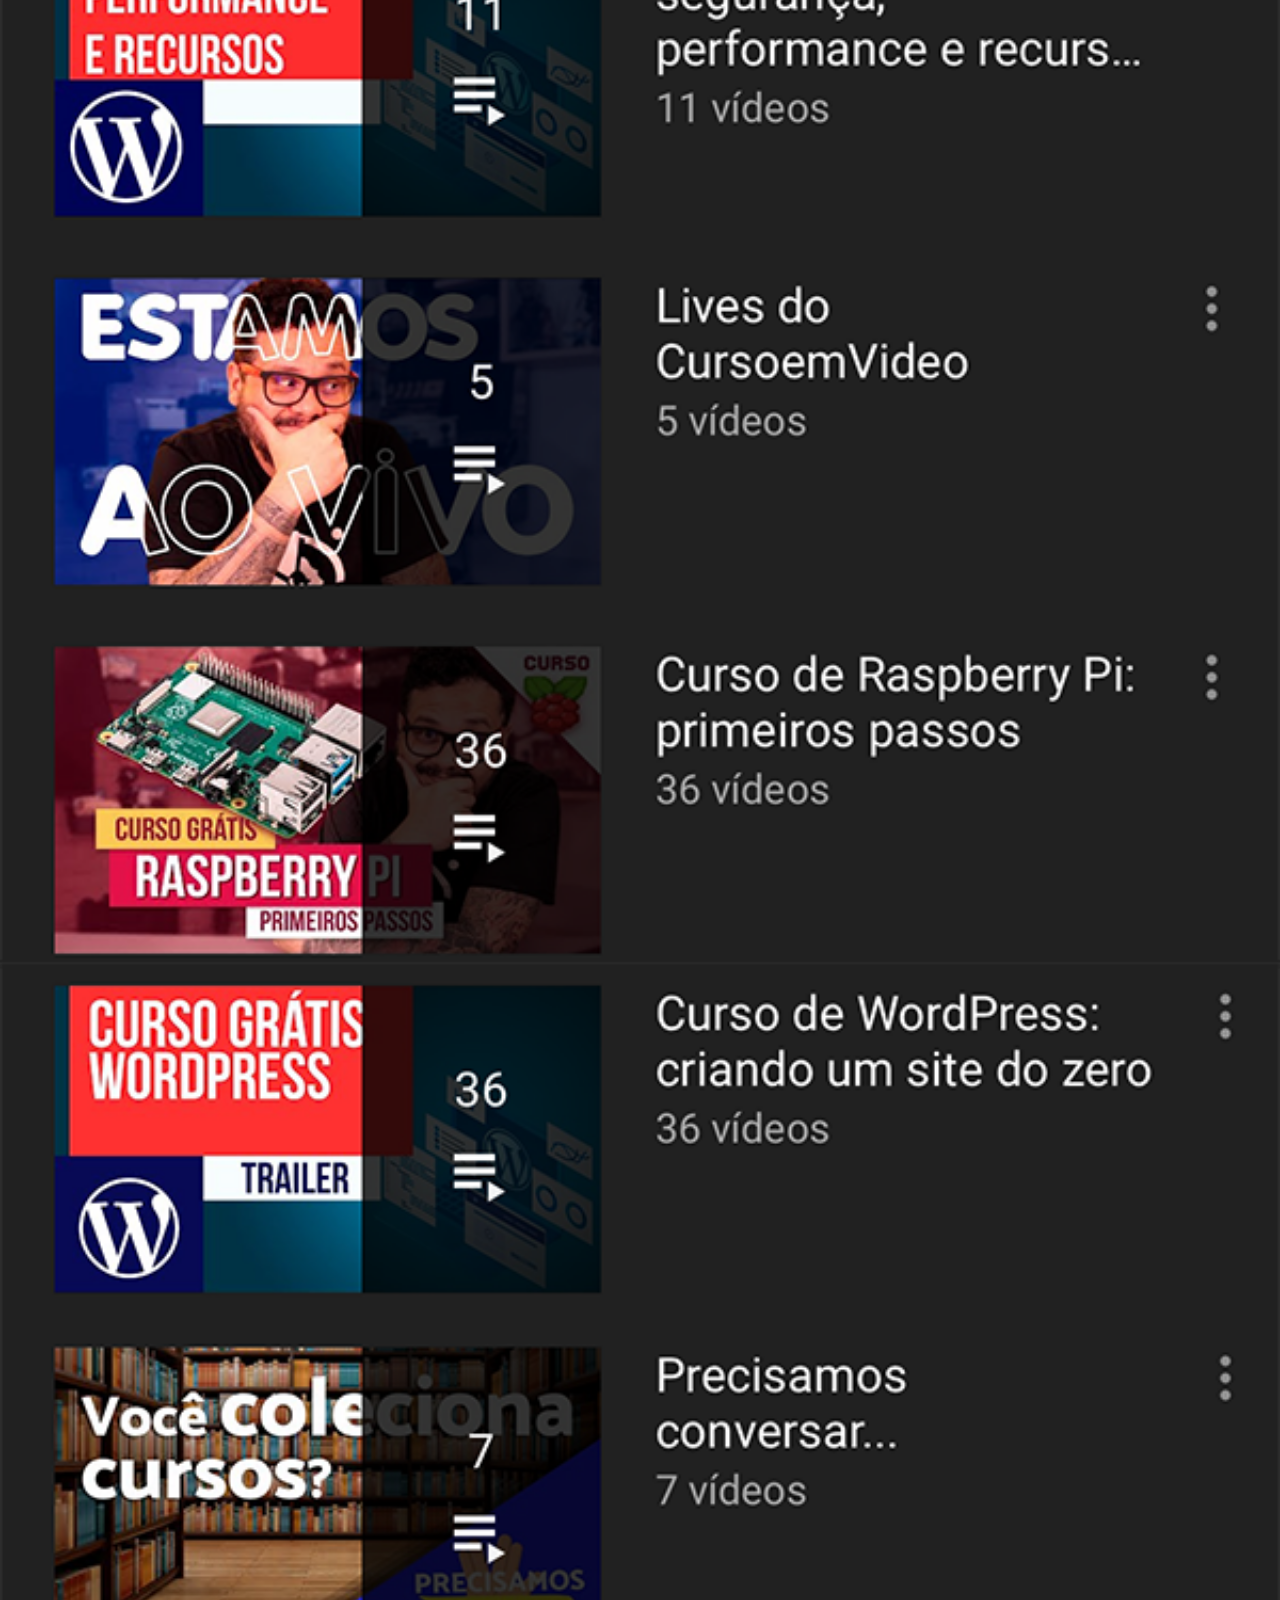
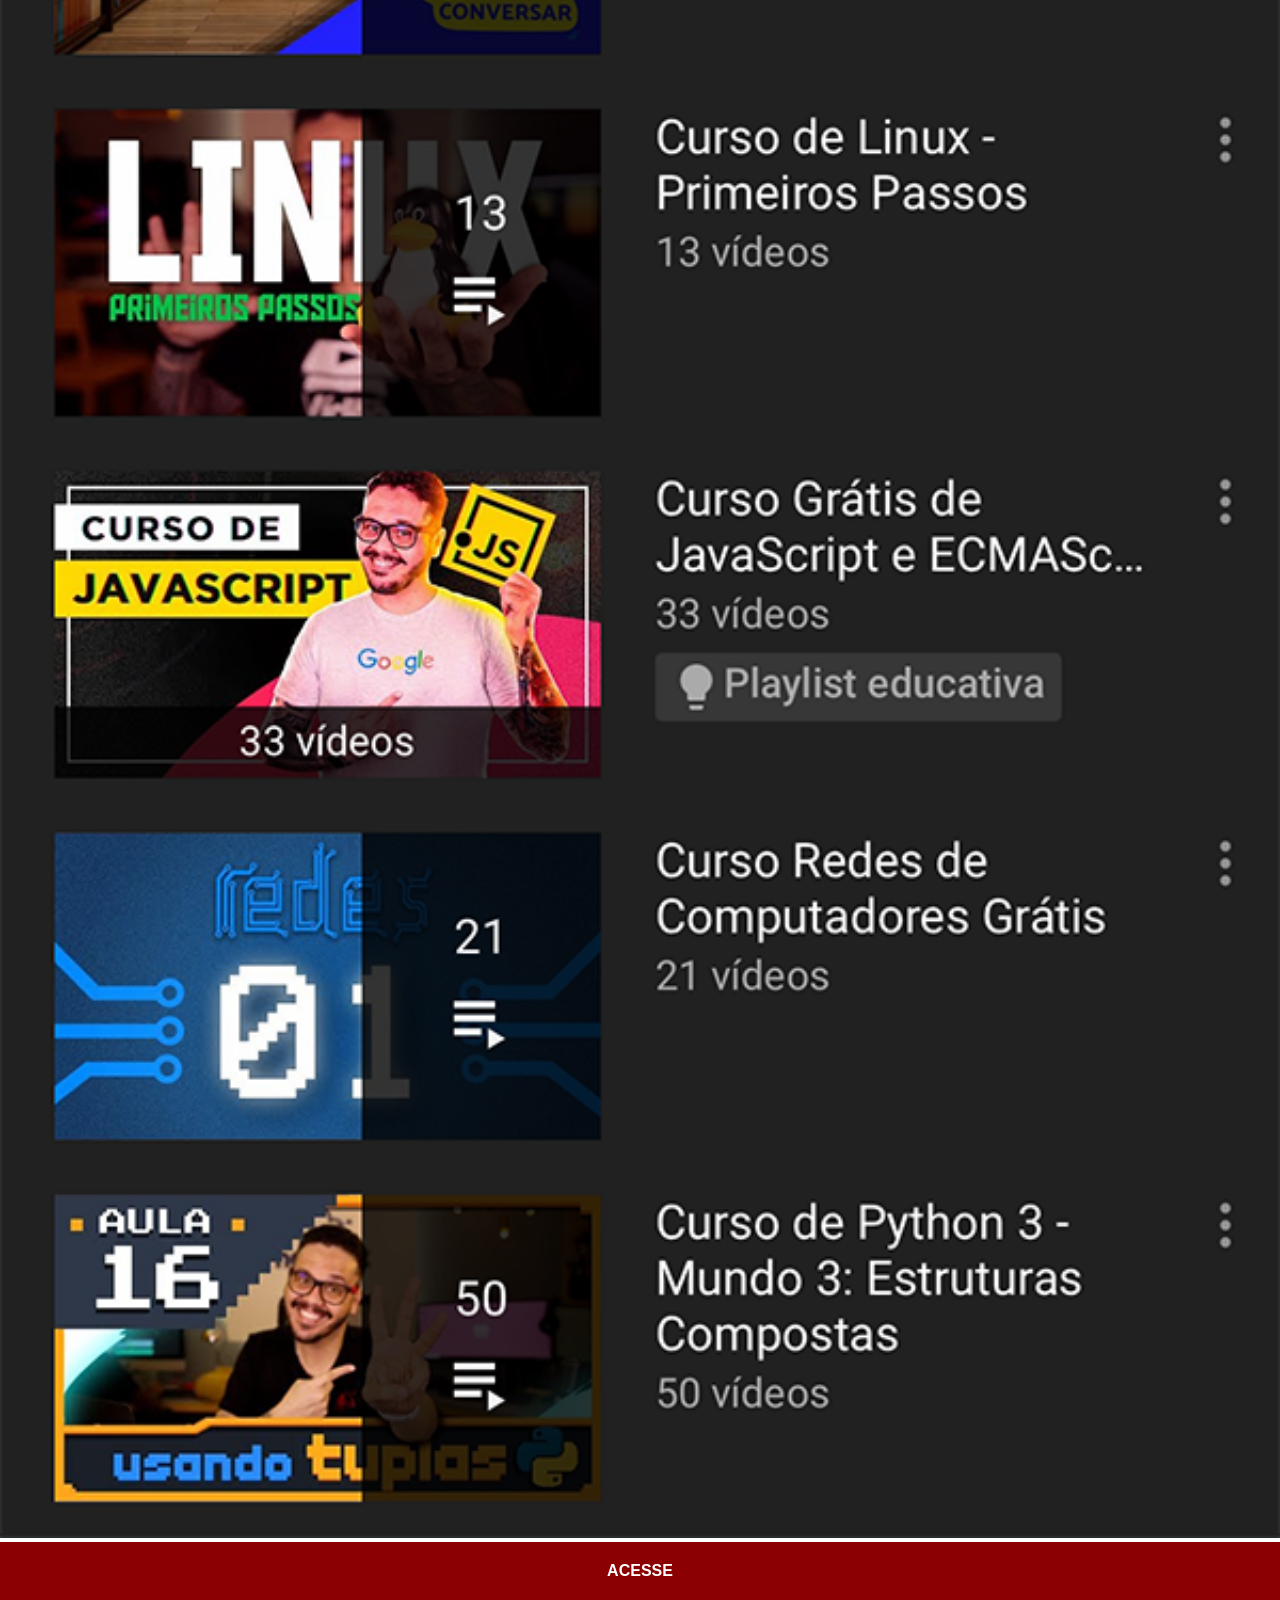
<file: youtube.html>
<!DOCTYPE html>
<html lang="pt-br">
<head>
    <meta charset="UTF-8">
    <meta name="viewport" content="width=device-width, initial-scale=1.0">
    <title>YouTube</title>
    <link rel="stylesheet" href="estilos/social.css">
</head>
<body>
    <img src="imagens/tela-youtube.png" alt="YouTube">
    <a href="https://www.youtube.com/@nijocasxd" target="_blank">ACESSE</a>
</body>
</html>
</file>
<file: estilos/style.css>
@charset "UTF-8";

* {
    margin: 0px;
    padding: 0px;
    font-family: Arial, Helvetica, sans-serif;
}

html, body {
    height: 100vh;
    width: 100vw;
    background-color: black;
}

body {
    background: url('../imagens/fundo-madeira.jpg') no-repeat top center;
    background-size: cover;
    background-attachment: fixed;
}

main {
    height: 100vh;
    position: relative;
}

section#telefone {
    position: absolute;
    top: 50%;
    left: 50%;
    transform: translate(-50%, -50%);
    
    height: 627px;
    width: 311px;
    background: url('../imagens/frame-iphone.png') no-repeat;
}

iframe#tela {
    position: relative;
    top: 80px;
    left: 22px;

    width: 267px;
    height: 471px;
}
section#redes-sociais {
    text-align: right;
}

section#redes-sociais img {
    width: 50px;
    margin: 10px;
    margin-top: 13px;
    margin-right: 13px;
    border-radius: 50%;
    box-shadow: 2px 2px 5px rgba(0, 0, 0, 0.400);
    box-sizing: border-box;
    transition-duration: 0.5s;
}

section#redes-sociais img:hover {
    border: 2px solid rgba(255, 255, 255, 0.623); 
    transform: scale(1.2);
    transition: transform 0.5s; /* Bota a animação no estilo escolhido, nesse caso apenas o transform. Você pode botar uma , e continuar a configuração do transition para outras coisas também. */
}
</file>
<file: estilos/social.css>
@charset "UTF-8";

* {
    margin: 0px;
    padding: 0px;
    font-family: Arial, Helvetica, sans-serif;
}

::-webkit-scrollbar {
    width: 0px;
    height: 0px;
}

img {
    width: 100vw;

}

a {
    display: block;
    background: darkred;
    padding: 20px;
    color: white;
    text-align: center;
    font-weight: bolder;
    text-decoration: none;
}

a:hover {
    background-color: red;
}
</file>
